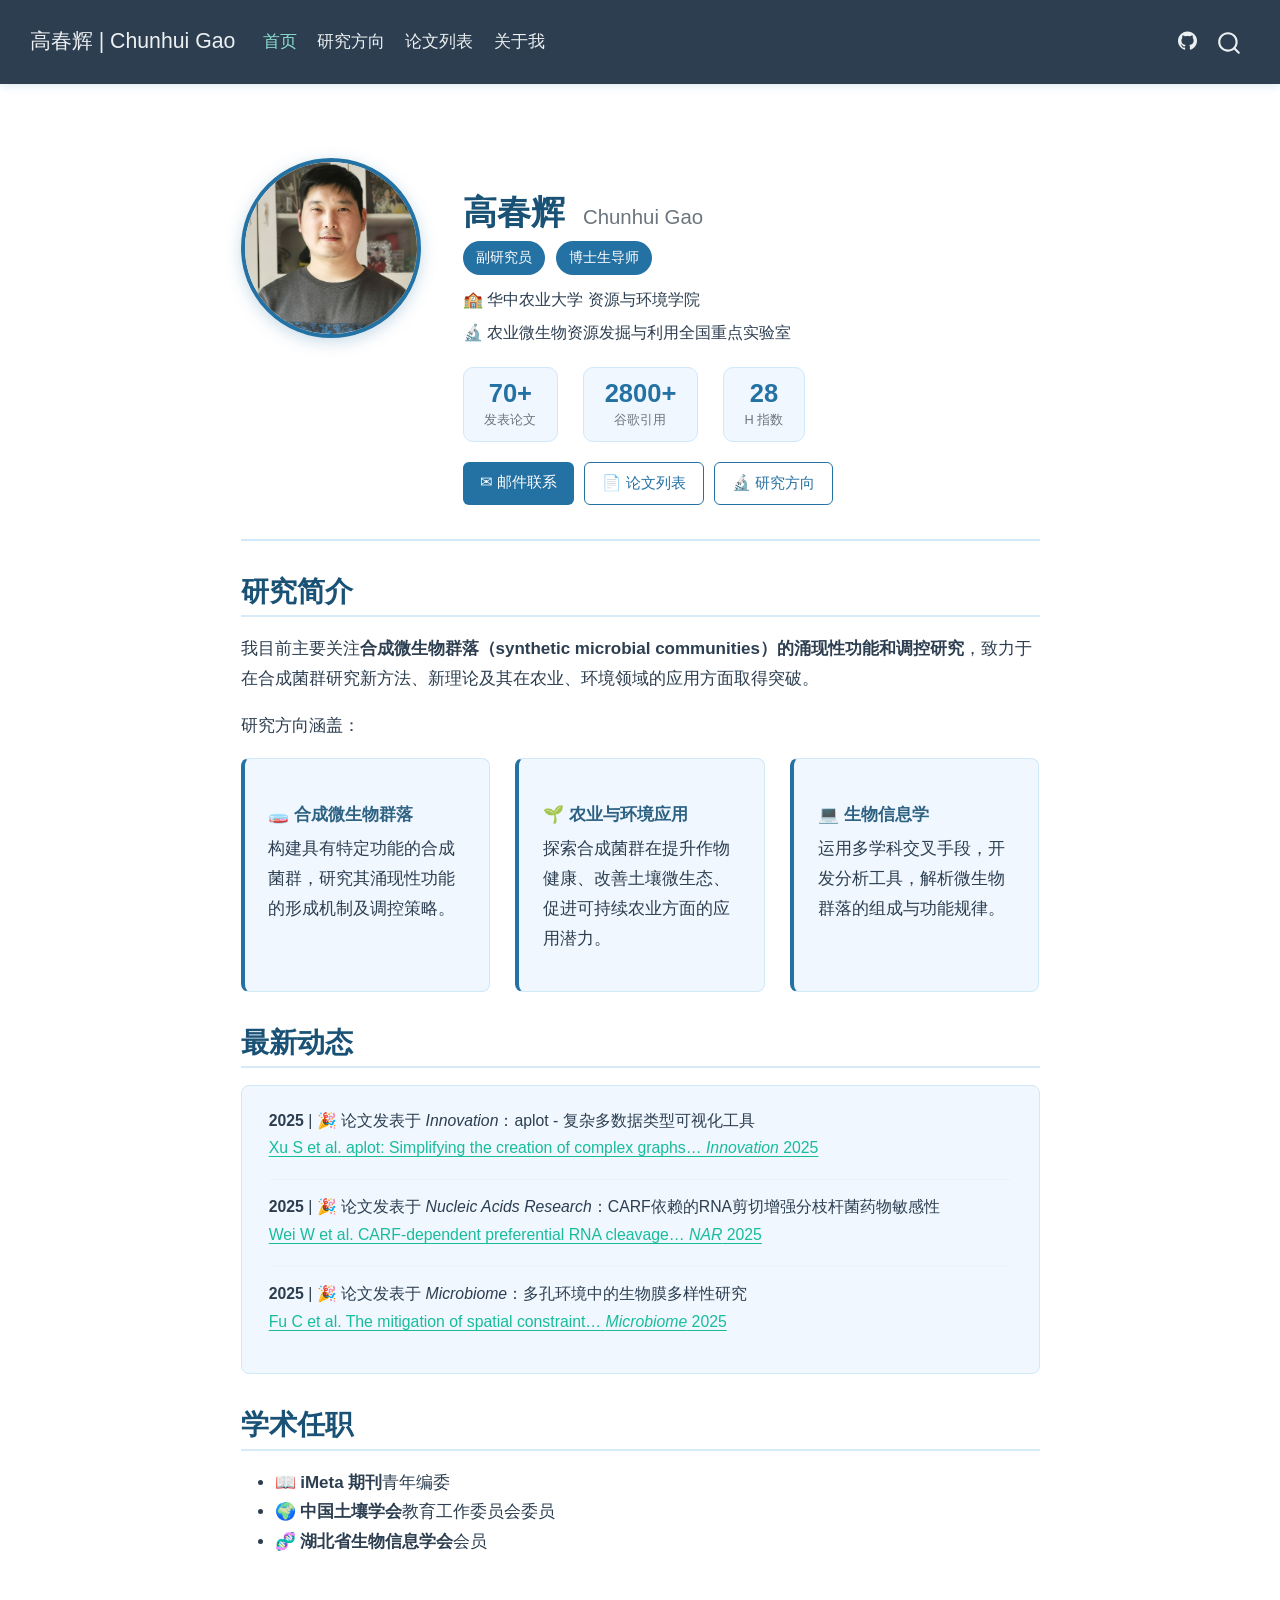
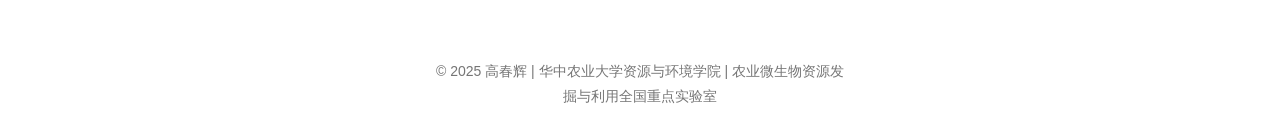
<file: index.html>
<!DOCTYPE html>
<html xmlns="http://www.w3.org/1999/xhtml" lang="en" xml:lang="en"><head>

<meta charset="utf-8">
<meta name="generator" content="quarto-1.5.57">

<meta name="viewport" content="width=device-width, initial-scale=1.0, user-scalable=yes">


<title>高春辉 | Chunhui Gao</title>
<style>
code{white-space: pre-wrap;}
span.smallcaps{font-variant: small-caps;}
div.columns{display: flex; gap: min(4vw, 1.5em);}
div.column{flex: auto; overflow-x: auto;}
div.hanging-indent{margin-left: 1.5em; text-indent: -1.5em;}
ul.task-list{list-style: none;}
ul.task-list li input[type="checkbox"] {
  width: 0.8em;
  margin: 0 0.8em 0.2em -1em; /* quarto-specific, see https://github.com/quarto-dev/quarto-cli/issues/4556 */ 
  vertical-align: middle;
}
</style>


<script src="site_libs/quarto-nav/quarto-nav.js"></script>
<script src="site_libs/quarto-nav/headroom.min.js"></script>
<script src="site_libs/clipboard/clipboard.min.js"></script>
<script src="site_libs/quarto-search/autocomplete.umd.js"></script>
<script src="site_libs/quarto-search/fuse.min.js"></script>
<script src="site_libs/quarto-search/quarto-search.js"></script>
<meta name="quarto:offset" content="./">
<script src="site_libs/quarto-html/quarto.js"></script>
<script src="site_libs/quarto-html/popper.min.js"></script>
<script src="site_libs/quarto-html/tippy.umd.min.js"></script>
<script src="site_libs/quarto-html/anchor.min.js"></script>
<link href="site_libs/quarto-html/tippy.css" rel="stylesheet">
<link href="site_libs/quarto-html/quarto-syntax-highlighting.css" rel="stylesheet" id="quarto-text-highlighting-styles">
<script src="site_libs/bootstrap/bootstrap.min.js"></script>
<link href="site_libs/bootstrap/bootstrap-icons.css" rel="stylesheet">
<link href="site_libs/bootstrap/bootstrap.min.css" rel="stylesheet" id="quarto-bootstrap" data-mode="light">
<script id="quarto-search-options" type="application/json">{
  "location": "navbar",
  "copy-button": false,
  "collapse-after": 3,
  "panel-placement": "end",
  "type": "overlay",
  "limit": 50,
  "keyboard-shortcut": [
    "f",
    "/",
    "s"
  ],
  "show-item-context": false,
  "language": {
    "search-no-results-text": "No results",
    "search-matching-documents-text": "matching documents",
    "search-copy-link-title": "Copy link to search",
    "search-hide-matches-text": "Hide additional matches",
    "search-more-match-text": "more match in this document",
    "search-more-matches-text": "more matches in this document",
    "search-clear-button-title": "Clear",
    "search-text-placeholder": "",
    "search-detached-cancel-button-title": "Cancel",
    "search-submit-button-title": "Submit",
    "search-label": "Search"
  }
}</script>
<style>html{ scroll-behavior: smooth; }</style>


<link rel="stylesheet" href="styles.css">
</head>

<body class="nav-fixed fullcontent">

<div id="quarto-search-results"></div>
  <header id="quarto-header" class="headroom fixed-top">
    <nav class="navbar navbar-expand-lg " data-bs-theme="dark">
      <div class="navbar-container container-fluid">
      <div class="navbar-brand-container mx-auto">
    <a class="navbar-brand" href="./index.html">
    <span class="navbar-title">高春辉 | Chunhui Gao</span>
    </a>
  </div>
            <div id="quarto-search" class="" title="Search"></div>
          <button class="navbar-toggler" type="button" data-bs-toggle="collapse" data-bs-target="#navbarCollapse" aria-controls="navbarCollapse" role="menu" aria-expanded="false" aria-label="Toggle navigation" onclick="if (window.quartoToggleHeadroom) { window.quartoToggleHeadroom(); }">
  <span class="navbar-toggler-icon"></span>
</button>
          <div class="collapse navbar-collapse" id="navbarCollapse">
            <ul class="navbar-nav navbar-nav-scroll me-auto">
  <li class="nav-item">
    <a class="nav-link active" href="./index.html" aria-current="page"> 
<span class="menu-text">首页</span></a>
  </li>  
  <li class="nav-item">
    <a class="nav-link" href="./research.html"> 
<span class="menu-text">研究方向</span></a>
  </li>  
  <li class="nav-item">
    <a class="nav-link" href="./publications.html"> 
<span class="menu-text">论文列表</span></a>
  </li>  
  <li class="nav-item">
    <a class="nav-link" href="./about.html"> 
<span class="menu-text">关于我</span></a>
  </li>  
</ul>
            <ul class="navbar-nav navbar-nav-scroll ms-auto">
  <li class="nav-item compact">
    <a class="nav-link" href="https://github.com"> <i class="bi bi-github" role="img" aria-label="GitHub">
</i> 
<span class="menu-text"></span></a>
  </li>  
</ul>
          </div> <!-- /navcollapse -->
            <div class="quarto-navbar-tools">
</div>
      </div> <!-- /container-fluid -->
    </nav>
</header>
<!-- content -->
<div id="quarto-content" class="quarto-container page-columns page-rows-contents page-layout-article page-navbar">
<!-- sidebar -->
<!-- margin-sidebar -->
    
<!-- main -->
<main class="content" id="quarto-document-content">




<!-- 个人简介头部区域 -->
<div class="profile-header">
  <div class="profile-photo-wrapper">
    <img src="images/gaoch-medium.jpg" alt="高春辉" class="profile-photo">
  </div>
  <div class="profile-info">
    <h1 class="profile-name">高春辉 <span class="name-en">Chunhui Gao</span></h1>
    <p class="profile-title">
      <span class="badge-custom">副研究员</span>
      <span class="badge-custom">博士生导师</span>
    </p>
    <p class="profile-affil">
      🏫 华中农业大学 资源与环境学院
    </p>
    <p class="profile-affil">
      🔬 农业微生物资源发掘与利用全国重点实验室
    </p>
    <div class="profile-stats">
      <div class="stat-item">
        <span class="stat-number">70+</span>
        <span class="stat-label">发表论文</span>
      </div>
      <div class="stat-item">
        <span class="stat-number">2800+</span>
        <span class="stat-label">谷歌引用</span>
      </div>
      <div class="stat-item">
        <span class="stat-number">28</span>
        <span class="stat-label">H 指数</span>
      </div>
    </div>
    <div class="profile-links">
      <a href="mailto:gaochunhui@hzau.edu.cn" class="btn-profile">
        ✉ 邮件联系
      </a>
      <a href="./publications.html" class="btn-profile btn-secondary-profile">
        📄 论文列表
      </a>
      <a href="./research.html" class="btn-profile btn-secondary-profile">
        🔬 研究方向
      </a>
    </div>
  </div>
</div>
<section id="研究简介" class="level2">
<h2 class="anchored" data-anchor-id="研究简介">研究简介</h2>
<p>我目前主要关注<strong>合成微生物群落（synthetic microbial communities）的涌现性功能和调控研究</strong>，致力于在合成菌群研究新方法、新理论及其在农业、环境领域的应用方面取得突破。</p>
<p>研究方向涵盖：</p>
<div class="grid">
<div class="g-col-12 g-col-md-4">
<section id="合成微生物群落" class="level3 research-card">
<h3 class="anchored" data-anchor-id="合成微生物群落">🧫 合成微生物群落</h3>
<p>构建具有特定功能的合成菌群，研究其涌现性功能的形成机制及调控策略。</p>
</section>
</div>
<div class="g-col-12 g-col-md-4">
<section id="农业与环境应用" class="level3 research-card">
<h3 class="anchored" data-anchor-id="农业与环境应用">🌱 农业与环境应用</h3>
<p>探索合成菌群在提升作物健康、改善土壤微生态、促进可持续农业方面的应用潜力。</p>
</section>
</div>
<div class="g-col-12 g-col-md-4">
<section id="生物信息学" class="level3 research-card">
<h3 class="anchored" data-anchor-id="生物信息学">💻 生物信息学</h3>
<p>运用多学科交叉手段，开发分析工具，解析微生物群落的组成与功能规律。</p>
</section>
</div>
</div>
</section>
<section id="最新动态" class="level2">
<h2 class="anchored" data-anchor-id="最新动态">最新动态</h2>
<div class="news-section">
<p><strong>2025</strong> | 🎉 论文发表于 <em>Innovation</em>：aplot - 复杂多数据类型可视化工具<br>
<a href="https://doi.org/10.1016/j.xinn.2025.100958">Xu S et al.&nbsp;aplot: Simplifying the creation of complex graphs… <em>Innovation</em> 2025</a></p>
<hr>
<p><strong>2025</strong> | 🎉 论文发表于 <em>Nucleic Acids Research</em>：CARF依赖的RNA剪切增强分枝杆菌药物敏感性<br>
<a href="https://doi.org/10.1093/nar/gkaf622">Wei W et al.&nbsp;CARF-dependent preferential RNA cleavage… <em>NAR</em> 2025</a></p>
<hr>
<p><strong>2025</strong> | 🎉 论文发表于 <em>Microbiome</em>：多孔环境中的生物膜多样性研究<br>
<a href="https://doi.org/10.1186/s40168-025-02075-0">Fu C et al.&nbsp;The mitigation of spatial constraint… <em>Microbiome</em> 2025</a></p>
</div>
</section>
<section id="学术任职" class="level2">
<h2 class="anchored" data-anchor-id="学术任职">学术任职</h2>
<ul>
<li>📖 <strong>iMeta 期刊</strong>青年编委<br>
</li>
<li>🌍 <strong>中国土壤学会</strong>教育工作委员会委员<br>
</li>
<li>🧬 <strong>湖北省生物信息学会</strong>会员</li>
</ul>


</section>

</main> <!-- /main -->
<script id="quarto-html-after-body" type="application/javascript">
window.document.addEventListener("DOMContentLoaded", function (event) {
  const toggleBodyColorMode = (bsSheetEl) => {
    const mode = bsSheetEl.getAttribute("data-mode");
    const bodyEl = window.document.querySelector("body");
    if (mode === "dark") {
      bodyEl.classList.add("quarto-dark");
      bodyEl.classList.remove("quarto-light");
    } else {
      bodyEl.classList.add("quarto-light");
      bodyEl.classList.remove("quarto-dark");
    }
  }
  const toggleBodyColorPrimary = () => {
    const bsSheetEl = window.document.querySelector("link#quarto-bootstrap");
    if (bsSheetEl) {
      toggleBodyColorMode(bsSheetEl);
    }
  }
  toggleBodyColorPrimary();  
  const icon = "";
  const anchorJS = new window.AnchorJS();
  anchorJS.options = {
    placement: 'right',
    icon: icon
  };
  anchorJS.add('.anchored');
  const isCodeAnnotation = (el) => {
    for (const clz of el.classList) {
      if (clz.startsWith('code-annotation-')) {                     
        return true;
      }
    }
    return false;
  }
  const onCopySuccess = function(e) {
    // button target
    const button = e.trigger;
    // don't keep focus
    button.blur();
    // flash "checked"
    button.classList.add('code-copy-button-checked');
    var currentTitle = button.getAttribute("title");
    button.setAttribute("title", "Copied!");
    let tooltip;
    if (window.bootstrap) {
      button.setAttribute("data-bs-toggle", "tooltip");
      button.setAttribute("data-bs-placement", "left");
      button.setAttribute("data-bs-title", "Copied!");
      tooltip = new bootstrap.Tooltip(button, 
        { trigger: "manual", 
          customClass: "code-copy-button-tooltip",
          offset: [0, -8]});
      tooltip.show();    
    }
    setTimeout(function() {
      if (tooltip) {
        tooltip.hide();
        button.removeAttribute("data-bs-title");
        button.removeAttribute("data-bs-toggle");
        button.removeAttribute("data-bs-placement");
      }
      button.setAttribute("title", currentTitle);
      button.classList.remove('code-copy-button-checked');
    }, 1000);
    // clear code selection
    e.clearSelection();
  }
  const getTextToCopy = function(trigger) {
      const codeEl = trigger.previousElementSibling.cloneNode(true);
      for (const childEl of codeEl.children) {
        if (isCodeAnnotation(childEl)) {
          childEl.remove();
        }
      }
      return codeEl.innerText;
  }
  const clipboard = new window.ClipboardJS('.code-copy-button:not([data-in-quarto-modal])', {
    text: getTextToCopy
  });
  clipboard.on('success', onCopySuccess);
  if (window.document.getElementById('quarto-embedded-source-code-modal')) {
    // For code content inside modals, clipBoardJS needs to be initialized with a container option
    // TODO: Check when it could be a function (https://github.com/zenorocha/clipboard.js/issues/860)
    const clipboardModal = new window.ClipboardJS('.code-copy-button[data-in-quarto-modal]', {
      text: getTextToCopy,
      container: window.document.getElementById('quarto-embedded-source-code-modal')
    });
    clipboardModal.on('success', onCopySuccess);
  }
    var localhostRegex = new RegExp(/^(?:http|https):\/\/localhost\:?[0-9]*\//);
    var mailtoRegex = new RegExp(/^mailto:/);
      var filterRegex = new RegExp('/' + window.location.host + '/');
    var isInternal = (href) => {
        return filterRegex.test(href) || localhostRegex.test(href) || mailtoRegex.test(href);
    }
    // Inspect non-navigation links and adorn them if external
 	var links = window.document.querySelectorAll('a[href]:not(.nav-link):not(.navbar-brand):not(.toc-action):not(.sidebar-link):not(.sidebar-item-toggle):not(.pagination-link):not(.no-external):not([aria-hidden]):not(.dropdown-item):not(.quarto-navigation-tool):not(.about-link)');
    for (var i=0; i<links.length; i++) {
      const link = links[i];
      if (!isInternal(link.href)) {
        // undo the damage that might have been done by quarto-nav.js in the case of
        // links that we want to consider external
        if (link.dataset.originalHref !== undefined) {
          link.href = link.dataset.originalHref;
        }
      }
    }
  function tippyHover(el, contentFn, onTriggerFn, onUntriggerFn) {
    const config = {
      allowHTML: true,
      maxWidth: 500,
      delay: 100,
      arrow: false,
      appendTo: function(el) {
          return el.parentElement;
      },
      interactive: true,
      interactiveBorder: 10,
      theme: 'quarto',
      placement: 'bottom-start',
    };
    if (contentFn) {
      config.content = contentFn;
    }
    if (onTriggerFn) {
      config.onTrigger = onTriggerFn;
    }
    if (onUntriggerFn) {
      config.onUntrigger = onUntriggerFn;
    }
    window.tippy(el, config); 
  }
  const noterefs = window.document.querySelectorAll('a[role="doc-noteref"]');
  for (var i=0; i<noterefs.length; i++) {
    const ref = noterefs[i];
    tippyHover(ref, function() {
      // use id or data attribute instead here
      let href = ref.getAttribute('data-footnote-href') || ref.getAttribute('href');
      try { href = new URL(href).hash; } catch {}
      const id = href.replace(/^#\/?/, "");
      const note = window.document.getElementById(id);
      if (note) {
        return note.innerHTML;
      } else {
        return "";
      }
    });
  }
  const xrefs = window.document.querySelectorAll('a.quarto-xref');
  const processXRef = (id, note) => {
    // Strip column container classes
    const stripColumnClz = (el) => {
      el.classList.remove("page-full", "page-columns");
      if (el.children) {
        for (const child of el.children) {
          stripColumnClz(child);
        }
      }
    }
    stripColumnClz(note)
    if (id === null || id.startsWith('sec-')) {
      // Special case sections, only their first couple elements
      const container = document.createElement("div");
      if (note.children && note.children.length > 2) {
        container.appendChild(note.children[0].cloneNode(true));
        for (let i = 1; i < note.children.length; i++) {
          const child = note.children[i];
          if (child.tagName === "P" && child.innerText === "") {
            continue;
          } else {
            container.appendChild(child.cloneNode(true));
            break;
          }
        }
        if (window.Quarto?.typesetMath) {
          window.Quarto.typesetMath(container);
        }
        return container.innerHTML
      } else {
        if (window.Quarto?.typesetMath) {
          window.Quarto.typesetMath(note);
        }
        return note.innerHTML;
      }
    } else {
      // Remove any anchor links if they are present
      const anchorLink = note.querySelector('a.anchorjs-link');
      if (anchorLink) {
        anchorLink.remove();
      }
      if (window.Quarto?.typesetMath) {
        window.Quarto.typesetMath(note);
      }
      // TODO in 1.5, we should make sure this works without a callout special case
      if (note.classList.contains("callout")) {
        return note.outerHTML;
      } else {
        return note.innerHTML;
      }
    }
  }
  for (var i=0; i<xrefs.length; i++) {
    const xref = xrefs[i];
    tippyHover(xref, undefined, function(instance) {
      instance.disable();
      let url = xref.getAttribute('href');
      let hash = undefined; 
      if (url.startsWith('#')) {
        hash = url;
      } else {
        try { hash = new URL(url).hash; } catch {}
      }
      if (hash) {
        const id = hash.replace(/^#\/?/, "");
        const note = window.document.getElementById(id);
        if (note !== null) {
          try {
            const html = processXRef(id, note.cloneNode(true));
            instance.setContent(html);
          } finally {
            instance.enable();
            instance.show();
          }
        } else {
          // See if we can fetch this
          fetch(url.split('#')[0])
          .then(res => res.text())
          .then(html => {
            const parser = new DOMParser();
            const htmlDoc = parser.parseFromString(html, "text/html");
            const note = htmlDoc.getElementById(id);
            if (note !== null) {
              const html = processXRef(id, note);
              instance.setContent(html);
            } 
          }).finally(() => {
            instance.enable();
            instance.show();
          });
        }
      } else {
        // See if we can fetch a full url (with no hash to target)
        // This is a special case and we should probably do some content thinning / targeting
        fetch(url)
        .then(res => res.text())
        .then(html => {
          const parser = new DOMParser();
          const htmlDoc = parser.parseFromString(html, "text/html");
          const note = htmlDoc.querySelector('main.content');
          if (note !== null) {
            // This should only happen for chapter cross references
            // (since there is no id in the URL)
            // remove the first header
            if (note.children.length > 0 && note.children[0].tagName === "HEADER") {
              note.children[0].remove();
            }
            const html = processXRef(null, note);
            instance.setContent(html);
          } 
        }).finally(() => {
          instance.enable();
          instance.show();
        });
      }
    }, function(instance) {
    });
  }
      let selectedAnnoteEl;
      const selectorForAnnotation = ( cell, annotation) => {
        let cellAttr = 'data-code-cell="' + cell + '"';
        let lineAttr = 'data-code-annotation="' +  annotation + '"';
        const selector = 'span[' + cellAttr + '][' + lineAttr + ']';
        return selector;
      }
      const selectCodeLines = (annoteEl) => {
        const doc = window.document;
        const targetCell = annoteEl.getAttribute("data-target-cell");
        const targetAnnotation = annoteEl.getAttribute("data-target-annotation");
        const annoteSpan = window.document.querySelector(selectorForAnnotation(targetCell, targetAnnotation));
        const lines = annoteSpan.getAttribute("data-code-lines").split(",");
        const lineIds = lines.map((line) => {
          return targetCell + "-" + line;
        })
        let top = null;
        let height = null;
        let parent = null;
        if (lineIds.length > 0) {
            //compute the position of the single el (top and bottom and make a div)
            const el = window.document.getElementById(lineIds[0]);
            top = el.offsetTop;
            height = el.offsetHeight;
            parent = el.parentElement.parentElement;
          if (lineIds.length > 1) {
            const lastEl = window.document.getElementById(lineIds[lineIds.length - 1]);
            const bottom = lastEl.offsetTop + lastEl.offsetHeight;
            height = bottom - top;
          }
          if (top !== null && height !== null && parent !== null) {
            // cook up a div (if necessary) and position it 
            let div = window.document.getElementById("code-annotation-line-highlight");
            if (div === null) {
              div = window.document.createElement("div");
              div.setAttribute("id", "code-annotation-line-highlight");
              div.style.position = 'absolute';
              parent.appendChild(div);
            }
            div.style.top = top - 2 + "px";
            div.style.height = height + 4 + "px";
            div.style.left = 0;
            let gutterDiv = window.document.getElementById("code-annotation-line-highlight-gutter");
            if (gutterDiv === null) {
              gutterDiv = window.document.createElement("div");
              gutterDiv.setAttribute("id", "code-annotation-line-highlight-gutter");
              gutterDiv.style.position = 'absolute';
              const codeCell = window.document.getElementById(targetCell);
              const gutter = codeCell.querySelector('.code-annotation-gutter');
              gutter.appendChild(gutterDiv);
            }
            gutterDiv.style.top = top - 2 + "px";
            gutterDiv.style.height = height + 4 + "px";
          }
          selectedAnnoteEl = annoteEl;
        }
      };
      const unselectCodeLines = () => {
        const elementsIds = ["code-annotation-line-highlight", "code-annotation-line-highlight-gutter"];
        elementsIds.forEach((elId) => {
          const div = window.document.getElementById(elId);
          if (div) {
            div.remove();
          }
        });
        selectedAnnoteEl = undefined;
      };
        // Handle positioning of the toggle
    window.addEventListener(
      "resize",
      throttle(() => {
        elRect = undefined;
        if (selectedAnnoteEl) {
          selectCodeLines(selectedAnnoteEl);
        }
      }, 10)
    );
    function throttle(fn, ms) {
    let throttle = false;
    let timer;
      return (...args) => {
        if(!throttle) { // first call gets through
            fn.apply(this, args);
            throttle = true;
        } else { // all the others get throttled
            if(timer) clearTimeout(timer); // cancel #2
            timer = setTimeout(() => {
              fn.apply(this, args);
              timer = throttle = false;
            }, ms);
        }
      };
    }
      // Attach click handler to the DT
      const annoteDls = window.document.querySelectorAll('dt[data-target-cell]');
      for (const annoteDlNode of annoteDls) {
        annoteDlNode.addEventListener('click', (event) => {
          const clickedEl = event.target;
          if (clickedEl !== selectedAnnoteEl) {
            unselectCodeLines();
            const activeEl = window.document.querySelector('dt[data-target-cell].code-annotation-active');
            if (activeEl) {
              activeEl.classList.remove('code-annotation-active');
            }
            selectCodeLines(clickedEl);
            clickedEl.classList.add('code-annotation-active');
          } else {
            // Unselect the line
            unselectCodeLines();
            clickedEl.classList.remove('code-annotation-active');
          }
        });
      }
  const findCites = (el) => {
    const parentEl = el.parentElement;
    if (parentEl) {
      const cites = parentEl.dataset.cites;
      if (cites) {
        return {
          el,
          cites: cites.split(' ')
        };
      } else {
        return findCites(el.parentElement)
      }
    } else {
      return undefined;
    }
  };
  var bibliorefs = window.document.querySelectorAll('a[role="doc-biblioref"]');
  for (var i=0; i<bibliorefs.length; i++) {
    const ref = bibliorefs[i];
    const citeInfo = findCites(ref);
    if (citeInfo) {
      tippyHover(citeInfo.el, function() {
        var popup = window.document.createElement('div');
        citeInfo.cites.forEach(function(cite) {
          var citeDiv = window.document.createElement('div');
          citeDiv.classList.add('hanging-indent');
          citeDiv.classList.add('csl-entry');
          var biblioDiv = window.document.getElementById('ref-' + cite);
          if (biblioDiv) {
            citeDiv.innerHTML = biblioDiv.innerHTML;
          }
          popup.appendChild(citeDiv);
        });
        return popup.innerHTML;
      });
    }
  }
});
</script>
</div> <!-- /content -->
<footer class="footer">
  <div class="nav-footer">
    <div class="nav-footer-left">
      &nbsp;
    </div>   
    <div class="nav-footer-center">
<p>© 2025 高春辉 | 华中农业大学资源与环境学院 | 农业微生物资源发掘与利用全国重点实验室</p>
</div>
    <div class="nav-footer-right">
      &nbsp;
    </div>
  </div>
</footer>




<script src="site_libs/quarto-html/zenscroll-min.js"></script>
</body></html>
</file>
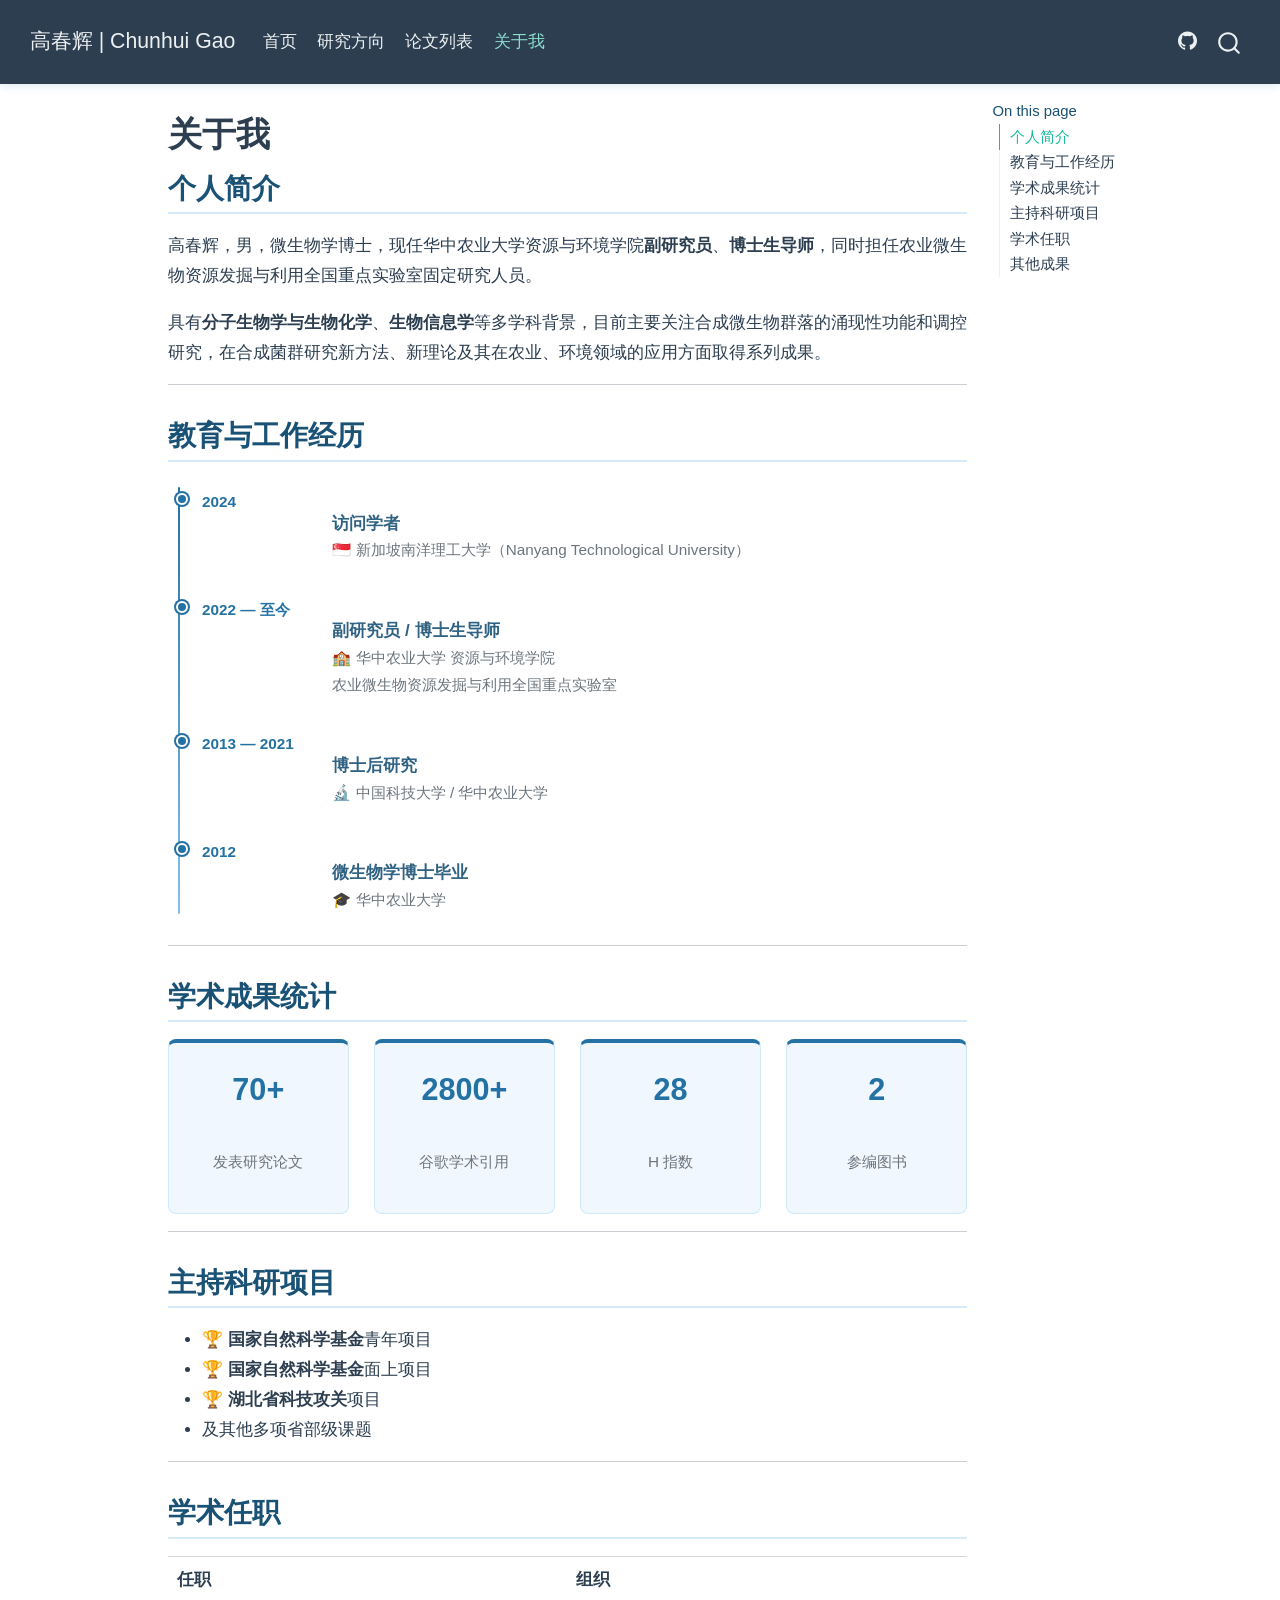
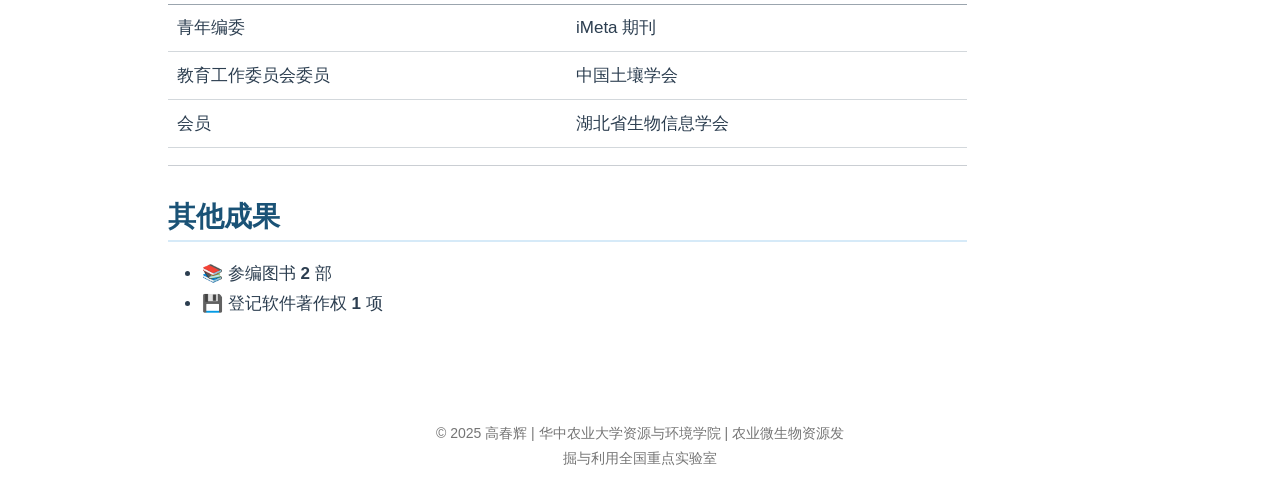
<file: about.html>
<!DOCTYPE html>
<html xmlns="http://www.w3.org/1999/xhtml" lang="en" xml:lang="en"><head>

<meta charset="utf-8">
<meta name="generator" content="quarto-1.5.57">

<meta name="viewport" content="width=device-width, initial-scale=1.0, user-scalable=yes">


<title>关于我 – 高春辉 | Chunhui Gao</title>
<style>
code{white-space: pre-wrap;}
span.smallcaps{font-variant: small-caps;}
div.columns{display: flex; gap: min(4vw, 1.5em);}
div.column{flex: auto; overflow-x: auto;}
div.hanging-indent{margin-left: 1.5em; text-indent: -1.5em;}
ul.task-list{list-style: none;}
ul.task-list li input[type="checkbox"] {
  width: 0.8em;
  margin: 0 0.8em 0.2em -1em; /* quarto-specific, see https://github.com/quarto-dev/quarto-cli/issues/4556 */ 
  vertical-align: middle;
}
</style>


<script src="site_libs/quarto-nav/quarto-nav.js"></script>
<script src="site_libs/quarto-nav/headroom.min.js"></script>
<script src="site_libs/clipboard/clipboard.min.js"></script>
<script src="site_libs/quarto-search/autocomplete.umd.js"></script>
<script src="site_libs/quarto-search/fuse.min.js"></script>
<script src="site_libs/quarto-search/quarto-search.js"></script>
<meta name="quarto:offset" content="./">
<script src="site_libs/quarto-html/quarto.js"></script>
<script src="site_libs/quarto-html/popper.min.js"></script>
<script src="site_libs/quarto-html/tippy.umd.min.js"></script>
<script src="site_libs/quarto-html/anchor.min.js"></script>
<link href="site_libs/quarto-html/tippy.css" rel="stylesheet">
<link href="site_libs/quarto-html/quarto-syntax-highlighting.css" rel="stylesheet" id="quarto-text-highlighting-styles">
<script src="site_libs/bootstrap/bootstrap.min.js"></script>
<link href="site_libs/bootstrap/bootstrap-icons.css" rel="stylesheet">
<link href="site_libs/bootstrap/bootstrap.min.css" rel="stylesheet" id="quarto-bootstrap" data-mode="light">
<script id="quarto-search-options" type="application/json">{
  "location": "navbar",
  "copy-button": false,
  "collapse-after": 3,
  "panel-placement": "end",
  "type": "overlay",
  "limit": 50,
  "keyboard-shortcut": [
    "f",
    "/",
    "s"
  ],
  "show-item-context": false,
  "language": {
    "search-no-results-text": "No results",
    "search-matching-documents-text": "matching documents",
    "search-copy-link-title": "Copy link to search",
    "search-hide-matches-text": "Hide additional matches",
    "search-more-match-text": "more match in this document",
    "search-more-matches-text": "more matches in this document",
    "search-clear-button-title": "Clear",
    "search-text-placeholder": "",
    "search-detached-cancel-button-title": "Cancel",
    "search-submit-button-title": "Submit",
    "search-label": "Search"
  }
}</script>
<style>html{ scroll-behavior: smooth; }</style>


<link rel="stylesheet" href="styles.css">
</head>

<body class="nav-fixed">

<div id="quarto-search-results"></div>
  <header id="quarto-header" class="headroom fixed-top">
    <nav class="navbar navbar-expand-lg " data-bs-theme="dark">
      <div class="navbar-container container-fluid">
      <div class="navbar-brand-container mx-auto">
    <a class="navbar-brand" href="./index.html">
    <span class="navbar-title">高春辉 | Chunhui Gao</span>
    </a>
  </div>
            <div id="quarto-search" class="" title="Search"></div>
          <button class="navbar-toggler" type="button" data-bs-toggle="collapse" data-bs-target="#navbarCollapse" aria-controls="navbarCollapse" role="menu" aria-expanded="false" aria-label="Toggle navigation" onclick="if (window.quartoToggleHeadroom) { window.quartoToggleHeadroom(); }">
  <span class="navbar-toggler-icon"></span>
</button>
          <div class="collapse navbar-collapse" id="navbarCollapse">
            <ul class="navbar-nav navbar-nav-scroll me-auto">
  <li class="nav-item">
    <a class="nav-link" href="./index.html"> 
<span class="menu-text">首页</span></a>
  </li>  
  <li class="nav-item">
    <a class="nav-link" href="./research.html"> 
<span class="menu-text">研究方向</span></a>
  </li>  
  <li class="nav-item">
    <a class="nav-link" href="./publications.html"> 
<span class="menu-text">论文列表</span></a>
  </li>  
  <li class="nav-item">
    <a class="nav-link active" href="./about.html" aria-current="page"> 
<span class="menu-text">关于我</span></a>
  </li>  
</ul>
            <ul class="navbar-nav navbar-nav-scroll ms-auto">
  <li class="nav-item compact">
    <a class="nav-link" href="https://github.com"> <i class="bi bi-github" role="img" aria-label="GitHub">
</i> 
<span class="menu-text"></span></a>
  </li>  
</ul>
          </div> <!-- /navcollapse -->
            <div class="quarto-navbar-tools">
</div>
      </div> <!-- /container-fluid -->
    </nav>
</header>
<!-- content -->
<div id="quarto-content" class="quarto-container page-columns page-rows-contents page-layout-article page-navbar">
<!-- sidebar -->
<!-- margin-sidebar -->
    <div id="quarto-margin-sidebar" class="sidebar margin-sidebar">
        <nav id="TOC" role="doc-toc" class="toc-active">
    <h2 id="toc-title">On this page</h2>
   
  <ul>
  <li><a href="#个人简介" id="toc-个人简介" class="nav-link active" data-scroll-target="#个人简介">个人简介</a></li>
  <li><a href="#教育与工作经历" id="toc-教育与工作经历" class="nav-link" data-scroll-target="#教育与工作经历">教育与工作经历</a></li>
  <li><a href="#学术成果统计" id="toc-学术成果统计" class="nav-link" data-scroll-target="#学术成果统计">学术成果统计</a></li>
  <li><a href="#主持科研项目" id="toc-主持科研项目" class="nav-link" data-scroll-target="#主持科研项目">主持科研项目</a></li>
  <li><a href="#学术任职" id="toc-学术任职" class="nav-link" data-scroll-target="#学术任职">学术任职</a></li>
  <li><a href="#其他成果" id="toc-其他成果" class="nav-link" data-scroll-target="#其他成果">其他成果</a></li>
  </ul>
</nav>
    </div>
<!-- main -->
<main class="content" id="quarto-document-content">

<header id="title-block-header" class="quarto-title-block default">
<div class="quarto-title">
<h1 class="title">关于我</h1>
</div>



<div class="quarto-title-meta">

    
  
    
  </div>
  


</header>


<section id="个人简介" class="level2">
<h2 class="anchored" data-anchor-id="个人简介">个人简介</h2>
<p>高春辉，男，微生物学博士，现任华中农业大学资源与环境学院<strong>副研究员</strong>、<strong>博士生导师</strong>，同时担任农业微生物资源发掘与利用全国重点实验室固定研究人员。</p>
<p>具有<strong>分子生物学与生物化学</strong>、<strong>生物信息学</strong>等多学科背景，目前主要关注合成微生物群落的涌现性功能和调控研究，在合成菌群研究新方法、新理论及其在农业、环境领域的应用方面取得系列成果。</p>
<hr>
</section>
<section id="教育与工作经历" class="level2">
<h2 class="anchored" data-anchor-id="教育与工作经历">教育与工作经历</h2>
<div class="timeline">

  <div class="timeline-item">
    <div class="timeline-date">2024</div>
    <div class="timeline-content">
      <h4 class="anchored">访问学者</h4>
      <p>🇸🇬 新加坡南洋理工大学（Nanyang Technological University）</p>
    </div>
  </div>

  <div class="timeline-item">
    <div class="timeline-date">2022 — 至今</div>
    <div class="timeline-content">
      <h4 class="anchored">副研究员 / 博士生导师</h4>
      <p>🏫 华中农业大学 资源与环境学院<br>
         农业微生物资源发掘与利用全国重点实验室</p>
    </div>
  </div>

  <div class="timeline-item">
    <div class="timeline-date">2013 — 2021</div>
    <div class="timeline-content">
      <h4 class="anchored">博士后研究</h4>
      <p>🔬 中国科技大学 / 华中农业大学</p>
    </div>
  </div>

  <div class="timeline-item">
    <div class="timeline-date">2012</div>
    <div class="timeline-content">
      <h4 class="anchored">微生物学博士毕业</h4>
      <p>🎓 华中农业大学</p>
    </div>
  </div>

</div>
<hr>
</section>
<section id="学术成果统计" class="level2">
<h2 class="anchored" data-anchor-id="学术成果统计">学术成果统计</h2>
<div class="grid">
<div class="g-col-6 g-col-md-3">
<div class="stat-card">
<p><strong>70+</strong><br>
发表研究论文</p>
</div>
</div>
<div class="g-col-6 g-col-md-3">
<div class="stat-card">
<p><strong>2800+</strong><br>
谷歌学术引用</p>
</div>
</div>
<div class="g-col-6 g-col-md-3">
<div class="stat-card">
<p><strong>28</strong><br>
H 指数</p>
</div>
</div>
<div class="g-col-6 g-col-md-3">
<div class="stat-card">
<p><strong>2</strong><br>
参编图书</p>
</div>
</div>
</div>
<hr>
</section>
<section id="主持科研项目" class="level2">
<h2 class="anchored" data-anchor-id="主持科研项目">主持科研项目</h2>
<ul>
<li>🏆 <strong>国家自然科学基金</strong>青年项目</li>
<li>🏆 <strong>国家自然科学基金</strong>面上项目<br>
</li>
<li>🏆 <strong>湖北省科技攻关</strong>项目<br>
</li>
<li>及其他多项省部级课题</li>
</ul>
<hr>
</section>
<section id="学术任职" class="level2">
<h2 class="anchored" data-anchor-id="学术任职">学术任职</h2>
<table class="caption-top table">
<thead>
<tr class="header">
<th>任职</th>
<th>组织</th>
</tr>
</thead>
<tbody>
<tr class="odd">
<td>青年编委</td>
<td>iMeta 期刊</td>
</tr>
<tr class="even">
<td>教育工作委员会委员</td>
<td>中国土壤学会</td>
</tr>
<tr class="odd">
<td>会员</td>
<td>湖北省生物信息学会</td>
</tr>
</tbody>
</table>
<hr>
</section>
<section id="其他成果" class="level2">
<h2 class="anchored" data-anchor-id="其他成果">其他成果</h2>
<ul>
<li>📚 参编图书 <strong>2</strong> 部<br>
</li>
<li>💾 登记软件著作权 <strong>1</strong> 项</li>
</ul>


</section>

</main> <!-- /main -->
<script id="quarto-html-after-body" type="application/javascript">
window.document.addEventListener("DOMContentLoaded", function (event) {
  const toggleBodyColorMode = (bsSheetEl) => {
    const mode = bsSheetEl.getAttribute("data-mode");
    const bodyEl = window.document.querySelector("body");
    if (mode === "dark") {
      bodyEl.classList.add("quarto-dark");
      bodyEl.classList.remove("quarto-light");
    } else {
      bodyEl.classList.add("quarto-light");
      bodyEl.classList.remove("quarto-dark");
    }
  }
  const toggleBodyColorPrimary = () => {
    const bsSheetEl = window.document.querySelector("link#quarto-bootstrap");
    if (bsSheetEl) {
      toggleBodyColorMode(bsSheetEl);
    }
  }
  toggleBodyColorPrimary();  
  const icon = "";
  const anchorJS = new window.AnchorJS();
  anchorJS.options = {
    placement: 'right',
    icon: icon
  };
  anchorJS.add('.anchored');
  const isCodeAnnotation = (el) => {
    for (const clz of el.classList) {
      if (clz.startsWith('code-annotation-')) {                     
        return true;
      }
    }
    return false;
  }
  const onCopySuccess = function(e) {
    // button target
    const button = e.trigger;
    // don't keep focus
    button.blur();
    // flash "checked"
    button.classList.add('code-copy-button-checked');
    var currentTitle = button.getAttribute("title");
    button.setAttribute("title", "Copied!");
    let tooltip;
    if (window.bootstrap) {
      button.setAttribute("data-bs-toggle", "tooltip");
      button.setAttribute("data-bs-placement", "left");
      button.setAttribute("data-bs-title", "Copied!");
      tooltip = new bootstrap.Tooltip(button, 
        { trigger: "manual", 
          customClass: "code-copy-button-tooltip",
          offset: [0, -8]});
      tooltip.show();    
    }
    setTimeout(function() {
      if (tooltip) {
        tooltip.hide();
        button.removeAttribute("data-bs-title");
        button.removeAttribute("data-bs-toggle");
        button.removeAttribute("data-bs-placement");
      }
      button.setAttribute("title", currentTitle);
      button.classList.remove('code-copy-button-checked');
    }, 1000);
    // clear code selection
    e.clearSelection();
  }
  const getTextToCopy = function(trigger) {
      const codeEl = trigger.previousElementSibling.cloneNode(true);
      for (const childEl of codeEl.children) {
        if (isCodeAnnotation(childEl)) {
          childEl.remove();
        }
      }
      return codeEl.innerText;
  }
  const clipboard = new window.ClipboardJS('.code-copy-button:not([data-in-quarto-modal])', {
    text: getTextToCopy
  });
  clipboard.on('success', onCopySuccess);
  if (window.document.getElementById('quarto-embedded-source-code-modal')) {
    // For code content inside modals, clipBoardJS needs to be initialized with a container option
    // TODO: Check when it could be a function (https://github.com/zenorocha/clipboard.js/issues/860)
    const clipboardModal = new window.ClipboardJS('.code-copy-button[data-in-quarto-modal]', {
      text: getTextToCopy,
      container: window.document.getElementById('quarto-embedded-source-code-modal')
    });
    clipboardModal.on('success', onCopySuccess);
  }
    var localhostRegex = new RegExp(/^(?:http|https):\/\/localhost\:?[0-9]*\//);
    var mailtoRegex = new RegExp(/^mailto:/);
      var filterRegex = new RegExp('/' + window.location.host + '/');
    var isInternal = (href) => {
        return filterRegex.test(href) || localhostRegex.test(href) || mailtoRegex.test(href);
    }
    // Inspect non-navigation links and adorn them if external
 	var links = window.document.querySelectorAll('a[href]:not(.nav-link):not(.navbar-brand):not(.toc-action):not(.sidebar-link):not(.sidebar-item-toggle):not(.pagination-link):not(.no-external):not([aria-hidden]):not(.dropdown-item):not(.quarto-navigation-tool):not(.about-link)');
    for (var i=0; i<links.length; i++) {
      const link = links[i];
      if (!isInternal(link.href)) {
        // undo the damage that might have been done by quarto-nav.js in the case of
        // links that we want to consider external
        if (link.dataset.originalHref !== undefined) {
          link.href = link.dataset.originalHref;
        }
      }
    }
  function tippyHover(el, contentFn, onTriggerFn, onUntriggerFn) {
    const config = {
      allowHTML: true,
      maxWidth: 500,
      delay: 100,
      arrow: false,
      appendTo: function(el) {
          return el.parentElement;
      },
      interactive: true,
      interactiveBorder: 10,
      theme: 'quarto',
      placement: 'bottom-start',
    };
    if (contentFn) {
      config.content = contentFn;
    }
    if (onTriggerFn) {
      config.onTrigger = onTriggerFn;
    }
    if (onUntriggerFn) {
      config.onUntrigger = onUntriggerFn;
    }
    window.tippy(el, config); 
  }
  const noterefs = window.document.querySelectorAll('a[role="doc-noteref"]');
  for (var i=0; i<noterefs.length; i++) {
    const ref = noterefs[i];
    tippyHover(ref, function() {
      // use id or data attribute instead here
      let href = ref.getAttribute('data-footnote-href') || ref.getAttribute('href');
      try { href = new URL(href).hash; } catch {}
      const id = href.replace(/^#\/?/, "");
      const note = window.document.getElementById(id);
      if (note) {
        return note.innerHTML;
      } else {
        return "";
      }
    });
  }
  const xrefs = window.document.querySelectorAll('a.quarto-xref');
  const processXRef = (id, note) => {
    // Strip column container classes
    const stripColumnClz = (el) => {
      el.classList.remove("page-full", "page-columns");
      if (el.children) {
        for (const child of el.children) {
          stripColumnClz(child);
        }
      }
    }
    stripColumnClz(note)
    if (id === null || id.startsWith('sec-')) {
      // Special case sections, only their first couple elements
      const container = document.createElement("div");
      if (note.children && note.children.length > 2) {
        container.appendChild(note.children[0].cloneNode(true));
        for (let i = 1; i < note.children.length; i++) {
          const child = note.children[i];
          if (child.tagName === "P" && child.innerText === "") {
            continue;
          } else {
            container.appendChild(child.cloneNode(true));
            break;
          }
        }
        if (window.Quarto?.typesetMath) {
          window.Quarto.typesetMath(container);
        }
        return container.innerHTML
      } else {
        if (window.Quarto?.typesetMath) {
          window.Quarto.typesetMath(note);
        }
        return note.innerHTML;
      }
    } else {
      // Remove any anchor links if they are present
      const anchorLink = note.querySelector('a.anchorjs-link');
      if (anchorLink) {
        anchorLink.remove();
      }
      if (window.Quarto?.typesetMath) {
        window.Quarto.typesetMath(note);
      }
      // TODO in 1.5, we should make sure this works without a callout special case
      if (note.classList.contains("callout")) {
        return note.outerHTML;
      } else {
        return note.innerHTML;
      }
    }
  }
  for (var i=0; i<xrefs.length; i++) {
    const xref = xrefs[i];
    tippyHover(xref, undefined, function(instance) {
      instance.disable();
      let url = xref.getAttribute('href');
      let hash = undefined; 
      if (url.startsWith('#')) {
        hash = url;
      } else {
        try { hash = new URL(url).hash; } catch {}
      }
      if (hash) {
        const id = hash.replace(/^#\/?/, "");
        const note = window.document.getElementById(id);
        if (note !== null) {
          try {
            const html = processXRef(id, note.cloneNode(true));
            instance.setContent(html);
          } finally {
            instance.enable();
            instance.show();
          }
        } else {
          // See if we can fetch this
          fetch(url.split('#')[0])
          .then(res => res.text())
          .then(html => {
            const parser = new DOMParser();
            const htmlDoc = parser.parseFromString(html, "text/html");
            const note = htmlDoc.getElementById(id);
            if (note !== null) {
              const html = processXRef(id, note);
              instance.setContent(html);
            } 
          }).finally(() => {
            instance.enable();
            instance.show();
          });
        }
      } else {
        // See if we can fetch a full url (with no hash to target)
        // This is a special case and we should probably do some content thinning / targeting
        fetch(url)
        .then(res => res.text())
        .then(html => {
          const parser = new DOMParser();
          const htmlDoc = parser.parseFromString(html, "text/html");
          const note = htmlDoc.querySelector('main.content');
          if (note !== null) {
            // This should only happen for chapter cross references
            // (since there is no id in the URL)
            // remove the first header
            if (note.children.length > 0 && note.children[0].tagName === "HEADER") {
              note.children[0].remove();
            }
            const html = processXRef(null, note);
            instance.setContent(html);
          } 
        }).finally(() => {
          instance.enable();
          instance.show();
        });
      }
    }, function(instance) {
    });
  }
      let selectedAnnoteEl;
      const selectorForAnnotation = ( cell, annotation) => {
        let cellAttr = 'data-code-cell="' + cell + '"';
        let lineAttr = 'data-code-annotation="' +  annotation + '"';
        const selector = 'span[' + cellAttr + '][' + lineAttr + ']';
        return selector;
      }
      const selectCodeLines = (annoteEl) => {
        const doc = window.document;
        const targetCell = annoteEl.getAttribute("data-target-cell");
        const targetAnnotation = annoteEl.getAttribute("data-target-annotation");
        const annoteSpan = window.document.querySelector(selectorForAnnotation(targetCell, targetAnnotation));
        const lines = annoteSpan.getAttribute("data-code-lines").split(",");
        const lineIds = lines.map((line) => {
          return targetCell + "-" + line;
        })
        let top = null;
        let height = null;
        let parent = null;
        if (lineIds.length > 0) {
            //compute the position of the single el (top and bottom and make a div)
            const el = window.document.getElementById(lineIds[0]);
            top = el.offsetTop;
            height = el.offsetHeight;
            parent = el.parentElement.parentElement;
          if (lineIds.length > 1) {
            const lastEl = window.document.getElementById(lineIds[lineIds.length - 1]);
            const bottom = lastEl.offsetTop + lastEl.offsetHeight;
            height = bottom - top;
          }
          if (top !== null && height !== null && parent !== null) {
            // cook up a div (if necessary) and position it 
            let div = window.document.getElementById("code-annotation-line-highlight");
            if (div === null) {
              div = window.document.createElement("div");
              div.setAttribute("id", "code-annotation-line-highlight");
              div.style.position = 'absolute';
              parent.appendChild(div);
            }
            div.style.top = top - 2 + "px";
            div.style.height = height + 4 + "px";
            div.style.left = 0;
            let gutterDiv = window.document.getElementById("code-annotation-line-highlight-gutter");
            if (gutterDiv === null) {
              gutterDiv = window.document.createElement("div");
              gutterDiv.setAttribute("id", "code-annotation-line-highlight-gutter");
              gutterDiv.style.position = 'absolute';
              const codeCell = window.document.getElementById(targetCell);
              const gutter = codeCell.querySelector('.code-annotation-gutter');
              gutter.appendChild(gutterDiv);
            }
            gutterDiv.style.top = top - 2 + "px";
            gutterDiv.style.height = height + 4 + "px";
          }
          selectedAnnoteEl = annoteEl;
        }
      };
      const unselectCodeLines = () => {
        const elementsIds = ["code-annotation-line-highlight", "code-annotation-line-highlight-gutter"];
        elementsIds.forEach((elId) => {
          const div = window.document.getElementById(elId);
          if (div) {
            div.remove();
          }
        });
        selectedAnnoteEl = undefined;
      };
        // Handle positioning of the toggle
    window.addEventListener(
      "resize",
      throttle(() => {
        elRect = undefined;
        if (selectedAnnoteEl) {
          selectCodeLines(selectedAnnoteEl);
        }
      }, 10)
    );
    function throttle(fn, ms) {
    let throttle = false;
    let timer;
      return (...args) => {
        if(!throttle) { // first call gets through
            fn.apply(this, args);
            throttle = true;
        } else { // all the others get throttled
            if(timer) clearTimeout(timer); // cancel #2
            timer = setTimeout(() => {
              fn.apply(this, args);
              timer = throttle = false;
            }, ms);
        }
      };
    }
      // Attach click handler to the DT
      const annoteDls = window.document.querySelectorAll('dt[data-target-cell]');
      for (const annoteDlNode of annoteDls) {
        annoteDlNode.addEventListener('click', (event) => {
          const clickedEl = event.target;
          if (clickedEl !== selectedAnnoteEl) {
            unselectCodeLines();
            const activeEl = window.document.querySelector('dt[data-target-cell].code-annotation-active');
            if (activeEl) {
              activeEl.classList.remove('code-annotation-active');
            }
            selectCodeLines(clickedEl);
            clickedEl.classList.add('code-annotation-active');
          } else {
            // Unselect the line
            unselectCodeLines();
            clickedEl.classList.remove('code-annotation-active');
          }
        });
      }
  const findCites = (el) => {
    const parentEl = el.parentElement;
    if (parentEl) {
      const cites = parentEl.dataset.cites;
      if (cites) {
        return {
          el,
          cites: cites.split(' ')
        };
      } else {
        return findCites(el.parentElement)
      }
    } else {
      return undefined;
    }
  };
  var bibliorefs = window.document.querySelectorAll('a[role="doc-biblioref"]');
  for (var i=0; i<bibliorefs.length; i++) {
    const ref = bibliorefs[i];
    const citeInfo = findCites(ref);
    if (citeInfo) {
      tippyHover(citeInfo.el, function() {
        var popup = window.document.createElement('div');
        citeInfo.cites.forEach(function(cite) {
          var citeDiv = window.document.createElement('div');
          citeDiv.classList.add('hanging-indent');
          citeDiv.classList.add('csl-entry');
          var biblioDiv = window.document.getElementById('ref-' + cite);
          if (biblioDiv) {
            citeDiv.innerHTML = biblioDiv.innerHTML;
          }
          popup.appendChild(citeDiv);
        });
        return popup.innerHTML;
      });
    }
  }
});
</script>
</div> <!-- /content -->
<footer class="footer">
  <div class="nav-footer">
    <div class="nav-footer-left">
      &nbsp;
    </div>   
    <div class="nav-footer-center">
<p>© 2025 高春辉 | 华中农业大学资源与环境学院 | 农业微生物资源发掘与利用全国重点实验室</p>
</div>
    <div class="nav-footer-right">
      &nbsp;
    </div>
  </div>
</footer>




<script src="site_libs/quarto-html/zenscroll-min.js"></script>
</body></html>
</file>
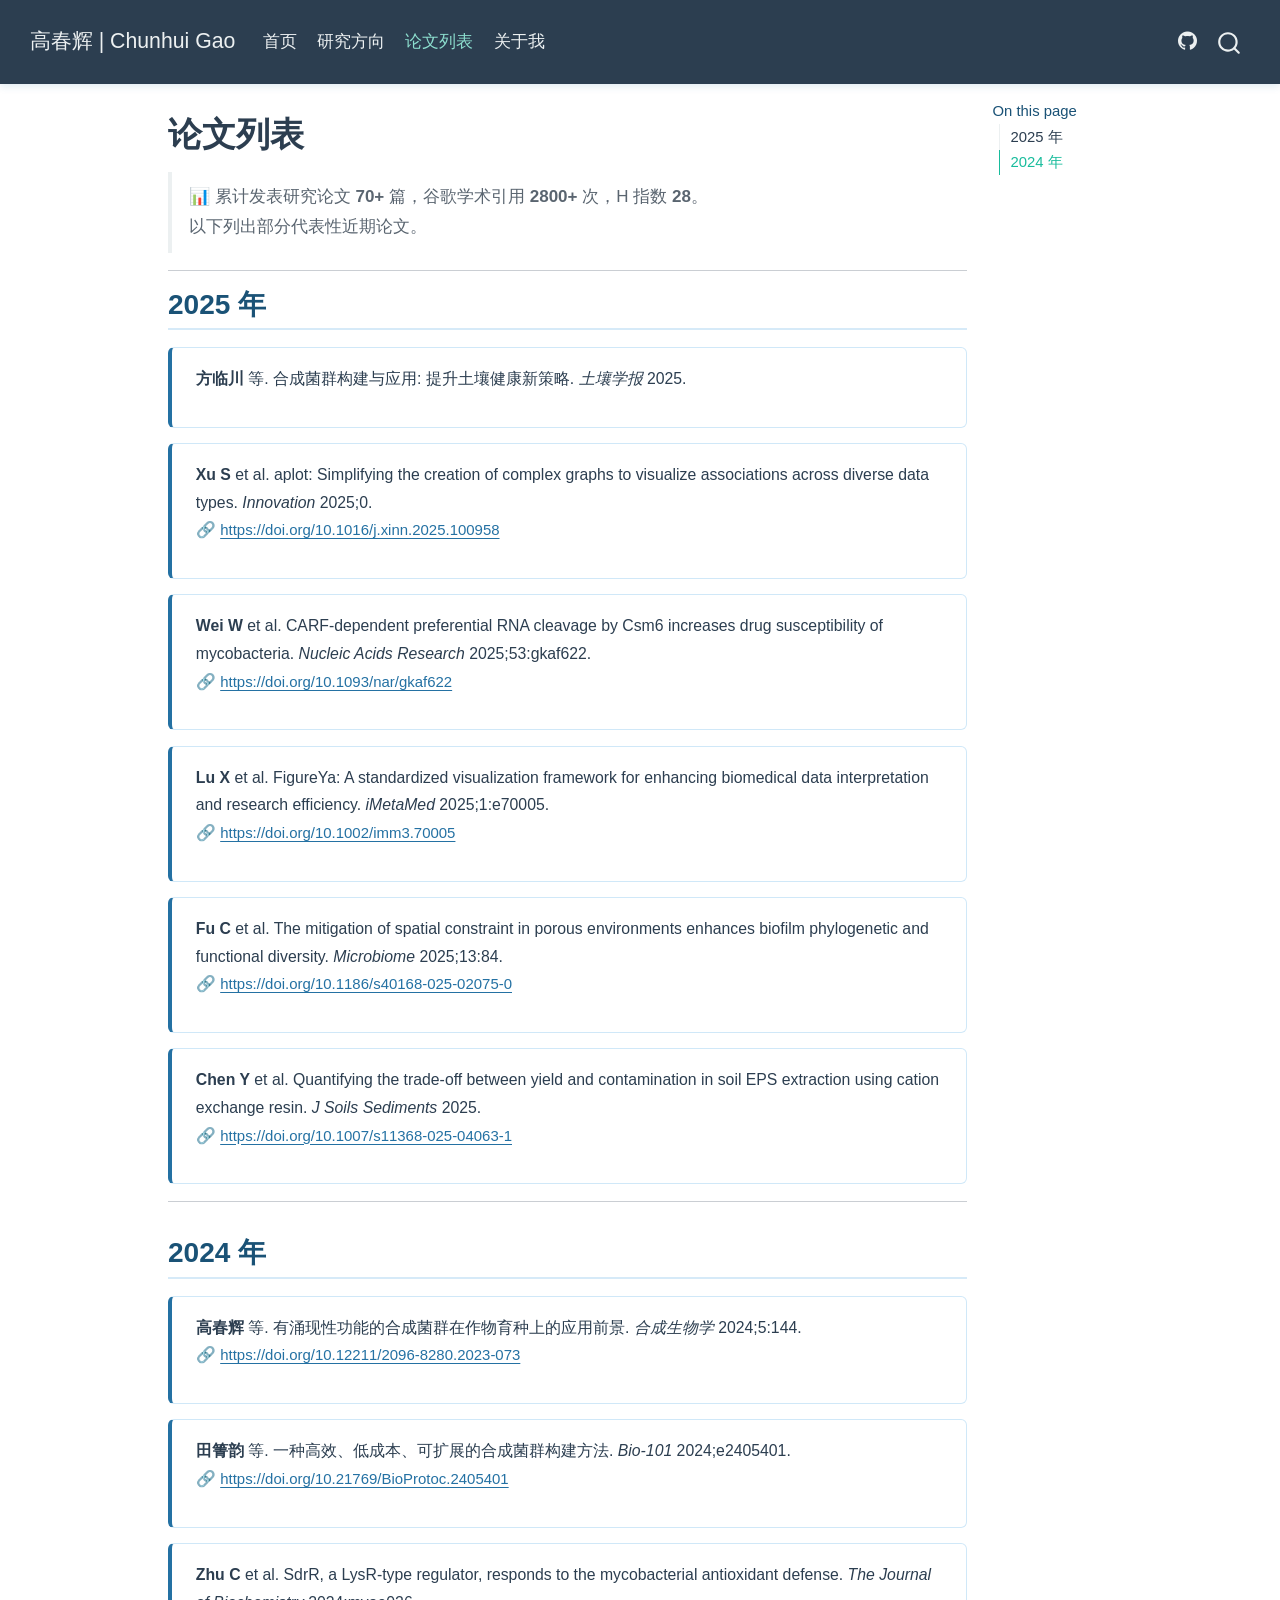
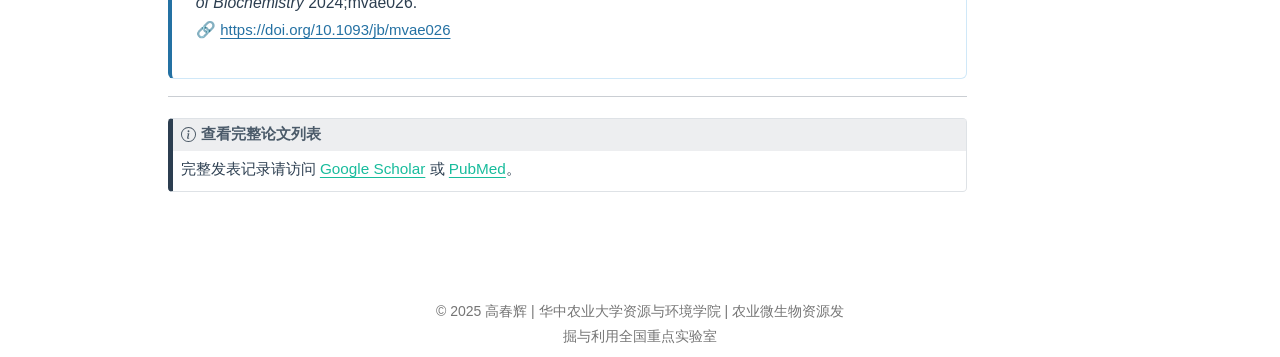
<file: publications.html>
<!DOCTYPE html>
<html xmlns="http://www.w3.org/1999/xhtml" lang="en" xml:lang="en"><head>

<meta charset="utf-8">
<meta name="generator" content="quarto-1.5.57">

<meta name="viewport" content="width=device-width, initial-scale=1.0, user-scalable=yes">


<title>论文列表 – 高春辉 | Chunhui Gao</title>
<style>
code{white-space: pre-wrap;}
span.smallcaps{font-variant: small-caps;}
div.columns{display: flex; gap: min(4vw, 1.5em);}
div.column{flex: auto; overflow-x: auto;}
div.hanging-indent{margin-left: 1.5em; text-indent: -1.5em;}
ul.task-list{list-style: none;}
ul.task-list li input[type="checkbox"] {
  width: 0.8em;
  margin: 0 0.8em 0.2em -1em; /* quarto-specific, see https://github.com/quarto-dev/quarto-cli/issues/4556 */ 
  vertical-align: middle;
}
</style>


<script src="site_libs/quarto-nav/quarto-nav.js"></script>
<script src="site_libs/quarto-nav/headroom.min.js"></script>
<script src="site_libs/clipboard/clipboard.min.js"></script>
<script src="site_libs/quarto-search/autocomplete.umd.js"></script>
<script src="site_libs/quarto-search/fuse.min.js"></script>
<script src="site_libs/quarto-search/quarto-search.js"></script>
<meta name="quarto:offset" content="./">
<script src="site_libs/quarto-html/quarto.js"></script>
<script src="site_libs/quarto-html/popper.min.js"></script>
<script src="site_libs/quarto-html/tippy.umd.min.js"></script>
<script src="site_libs/quarto-html/anchor.min.js"></script>
<link href="site_libs/quarto-html/tippy.css" rel="stylesheet">
<link href="site_libs/quarto-html/quarto-syntax-highlighting.css" rel="stylesheet" id="quarto-text-highlighting-styles">
<script src="site_libs/bootstrap/bootstrap.min.js"></script>
<link href="site_libs/bootstrap/bootstrap-icons.css" rel="stylesheet">
<link href="site_libs/bootstrap/bootstrap.min.css" rel="stylesheet" id="quarto-bootstrap" data-mode="light">
<script id="quarto-search-options" type="application/json">{
  "location": "navbar",
  "copy-button": false,
  "collapse-after": 3,
  "panel-placement": "end",
  "type": "overlay",
  "limit": 50,
  "keyboard-shortcut": [
    "f",
    "/",
    "s"
  ],
  "show-item-context": false,
  "language": {
    "search-no-results-text": "No results",
    "search-matching-documents-text": "matching documents",
    "search-copy-link-title": "Copy link to search",
    "search-hide-matches-text": "Hide additional matches",
    "search-more-match-text": "more match in this document",
    "search-more-matches-text": "more matches in this document",
    "search-clear-button-title": "Clear",
    "search-text-placeholder": "",
    "search-detached-cancel-button-title": "Cancel",
    "search-submit-button-title": "Submit",
    "search-label": "Search"
  }
}</script>
<style>html{ scroll-behavior: smooth; }</style>


<link rel="stylesheet" href="styles.css">
</head>

<body class="nav-fixed">

<div id="quarto-search-results"></div>
  <header id="quarto-header" class="headroom fixed-top">
    <nav class="navbar navbar-expand-lg " data-bs-theme="dark">
      <div class="navbar-container container-fluid">
      <div class="navbar-brand-container mx-auto">
    <a class="navbar-brand" href="./index.html">
    <span class="navbar-title">高春辉 | Chunhui Gao</span>
    </a>
  </div>
            <div id="quarto-search" class="" title="Search"></div>
          <button class="navbar-toggler" type="button" data-bs-toggle="collapse" data-bs-target="#navbarCollapse" aria-controls="navbarCollapse" role="menu" aria-expanded="false" aria-label="Toggle navigation" onclick="if (window.quartoToggleHeadroom) { window.quartoToggleHeadroom(); }">
  <span class="navbar-toggler-icon"></span>
</button>
          <div class="collapse navbar-collapse" id="navbarCollapse">
            <ul class="navbar-nav navbar-nav-scroll me-auto">
  <li class="nav-item">
    <a class="nav-link" href="./index.html"> 
<span class="menu-text">首页</span></a>
  </li>  
  <li class="nav-item">
    <a class="nav-link" href="./research.html"> 
<span class="menu-text">研究方向</span></a>
  </li>  
  <li class="nav-item">
    <a class="nav-link active" href="./publications.html" aria-current="page"> 
<span class="menu-text">论文列表</span></a>
  </li>  
  <li class="nav-item">
    <a class="nav-link" href="./about.html"> 
<span class="menu-text">关于我</span></a>
  </li>  
</ul>
            <ul class="navbar-nav navbar-nav-scroll ms-auto">
  <li class="nav-item compact">
    <a class="nav-link" href="https://github.com"> <i class="bi bi-github" role="img" aria-label="GitHub">
</i> 
<span class="menu-text"></span></a>
  </li>  
</ul>
          </div> <!-- /navcollapse -->
            <div class="quarto-navbar-tools">
</div>
      </div> <!-- /container-fluid -->
    </nav>
</header>
<!-- content -->
<div id="quarto-content" class="quarto-container page-columns page-rows-contents page-layout-article page-navbar">
<!-- sidebar -->
<!-- margin-sidebar -->
    <div id="quarto-margin-sidebar" class="sidebar margin-sidebar">
        <nav id="TOC" role="doc-toc" class="toc-active">
    <h2 id="toc-title">On this page</h2>
   
  <ul>
  <li><a href="#年" id="toc-年" class="nav-link active" data-scroll-target="#年">2025 年</a></li>
  <li><a href="#年-1" id="toc-年-1" class="nav-link" data-scroll-target="#年-1">2024 年</a></li>
  </ul>
</nav>
    </div>
<!-- main -->
<main class="content" id="quarto-document-content">

<header id="title-block-header" class="quarto-title-block default">
<div class="quarto-title">
<h1 class="title">论文列表</h1>
</div>



<div class="quarto-title-meta">

    
  
    
  </div>
  


</header>


<blockquote class="blockquote">
<p>📊 累计发表研究论文 <strong>70+</strong> 篇，谷歌学术引用 <strong>2800+</strong> 次，H 指数 <strong>28</strong>。<br>
以下列出部分代表性近期论文。</p>
</blockquote>
<hr>
<section id="年" class="level2">
<h2 class="anchored" data-anchor-id="年">2025 年</h2>
<div class="pub-item">
<p><strong>方临川</strong> 等. 合成菌群构建与应用: 提升土壤健康新策略. <em>土壤学报</em> 2025.</p>
</div>
<div class="pub-item">
<p><strong>Xu S</strong> et al.&nbsp;aplot: Simplifying the creation of complex graphs to visualize associations across diverse data types. <em>Innovation</em> 2025;0.<br>
🔗 <a href="https://doi.org/10.1016/j.xinn.2025.100958">https://doi.org/10.1016/j.xinn.2025.100958</a></p>
</div>
<div class="pub-item">
<p><strong>Wei W</strong> et al.&nbsp;CARF-dependent preferential RNA cleavage by Csm6 increases drug susceptibility of mycobacteria. <em>Nucleic Acids Research</em> 2025;53:gkaf622.<br>
🔗 <a href="https://doi.org/10.1093/nar/gkaf622">https://doi.org/10.1093/nar/gkaf622</a></p>
</div>
<div class="pub-item">
<p><strong>Lu X</strong> et al.&nbsp;FigureYa: A standardized visualization framework for enhancing biomedical data interpretation and research efficiency. <em>iMetaMed</em> 2025;1:e70005.<br>
🔗 <a href="https://doi.org/10.1002/imm3.70005">https://doi.org/10.1002/imm3.70005</a></p>
</div>
<div class="pub-item">
<p><strong>Fu C</strong> et al.&nbsp;The mitigation of spatial constraint in porous environments enhances biofilm phylogenetic and functional diversity. <em>Microbiome</em> 2025;13:84.<br>
🔗 <a href="https://doi.org/10.1186/s40168-025-02075-0">https://doi.org/10.1186/s40168-025-02075-0</a></p>
</div>
<div class="pub-item">
<p><strong>Chen Y</strong> et al.&nbsp;Quantifying the trade-off between yield and contamination in soil EPS extraction using cation exchange resin. <em>J Soils Sediments</em> 2025.<br>
🔗 <a href="https://doi.org/10.1007/s11368-025-04063-1">https://doi.org/10.1007/s11368-025-04063-1</a></p>
</div>
<hr>
</section>
<section id="年-1" class="level2">
<h2 class="anchored" data-anchor-id="年-1">2024 年</h2>
<div class="pub-item">
<p><strong>高春辉</strong> 等. 有涌现性功能的合成菌群在作物育种上的应用前景. <em>合成生物学</em> 2024;5:144.<br>
🔗 <a href="https://doi.org/10.12211/2096-8280.2023-073">https://doi.org/10.12211/2096-8280.2023-073</a></p>
</div>
<div class="pub-item">
<p><strong>田箐韵</strong> 等. 一种高效、低成本、可扩展的合成菌群构建方法. <em>Bio-101</em> 2024;e2405401.<br>
🔗 <a href="https://doi.org/10.21769/BioProtoc.2405401">https://doi.org/10.21769/BioProtoc.2405401</a></p>
</div>
<div class="pub-item">
<p><strong>Zhu C</strong> et al.&nbsp;SdrR, a LysR-type regulator, responds to the mycobacterial antioxidant defense. <em>The Journal of Biochemistry</em> 2024;mvae026.<br>
🔗 <a href="https://doi.org/10.1093/jb/mvae026">https://doi.org/10.1093/jb/mvae026</a></p>
</div>
<hr>
<div class="callout callout-style-default callout-note callout-titled">
<div class="callout-header d-flex align-content-center">
<div class="callout-icon-container">
<i class="callout-icon"></i>
</div>
<div class="callout-title-container flex-fill">
查看完整论文列表
</div>
</div>
<div class="callout-body-container callout-body">
<p>完整发表记录请访问 <a href="https://scholar.google.com">Google Scholar</a> 或 <a href="https://pubmed.ncbi.nlm.nih.gov">PubMed</a>。</p>
</div>
</div>


</section>

</main> <!-- /main -->
<script id="quarto-html-after-body" type="application/javascript">
window.document.addEventListener("DOMContentLoaded", function (event) {
  const toggleBodyColorMode = (bsSheetEl) => {
    const mode = bsSheetEl.getAttribute("data-mode");
    const bodyEl = window.document.querySelector("body");
    if (mode === "dark") {
      bodyEl.classList.add("quarto-dark");
      bodyEl.classList.remove("quarto-light");
    } else {
      bodyEl.classList.add("quarto-light");
      bodyEl.classList.remove("quarto-dark");
    }
  }
  const toggleBodyColorPrimary = () => {
    const bsSheetEl = window.document.querySelector("link#quarto-bootstrap");
    if (bsSheetEl) {
      toggleBodyColorMode(bsSheetEl);
    }
  }
  toggleBodyColorPrimary();  
  const icon = "";
  const anchorJS = new window.AnchorJS();
  anchorJS.options = {
    placement: 'right',
    icon: icon
  };
  anchorJS.add('.anchored');
  const isCodeAnnotation = (el) => {
    for (const clz of el.classList) {
      if (clz.startsWith('code-annotation-')) {                     
        return true;
      }
    }
    return false;
  }
  const onCopySuccess = function(e) {
    // button target
    const button = e.trigger;
    // don't keep focus
    button.blur();
    // flash "checked"
    button.classList.add('code-copy-button-checked');
    var currentTitle = button.getAttribute("title");
    button.setAttribute("title", "Copied!");
    let tooltip;
    if (window.bootstrap) {
      button.setAttribute("data-bs-toggle", "tooltip");
      button.setAttribute("data-bs-placement", "left");
      button.setAttribute("data-bs-title", "Copied!");
      tooltip = new bootstrap.Tooltip(button, 
        { trigger: "manual", 
          customClass: "code-copy-button-tooltip",
          offset: [0, -8]});
      tooltip.show();    
    }
    setTimeout(function() {
      if (tooltip) {
        tooltip.hide();
        button.removeAttribute("data-bs-title");
        button.removeAttribute("data-bs-toggle");
        button.removeAttribute("data-bs-placement");
      }
      button.setAttribute("title", currentTitle);
      button.classList.remove('code-copy-button-checked');
    }, 1000);
    // clear code selection
    e.clearSelection();
  }
  const getTextToCopy = function(trigger) {
      const codeEl = trigger.previousElementSibling.cloneNode(true);
      for (const childEl of codeEl.children) {
        if (isCodeAnnotation(childEl)) {
          childEl.remove();
        }
      }
      return codeEl.innerText;
  }
  const clipboard = new window.ClipboardJS('.code-copy-button:not([data-in-quarto-modal])', {
    text: getTextToCopy
  });
  clipboard.on('success', onCopySuccess);
  if (window.document.getElementById('quarto-embedded-source-code-modal')) {
    // For code content inside modals, clipBoardJS needs to be initialized with a container option
    // TODO: Check when it could be a function (https://github.com/zenorocha/clipboard.js/issues/860)
    const clipboardModal = new window.ClipboardJS('.code-copy-button[data-in-quarto-modal]', {
      text: getTextToCopy,
      container: window.document.getElementById('quarto-embedded-source-code-modal')
    });
    clipboardModal.on('success', onCopySuccess);
  }
    var localhostRegex = new RegExp(/^(?:http|https):\/\/localhost\:?[0-9]*\//);
    var mailtoRegex = new RegExp(/^mailto:/);
      var filterRegex = new RegExp('/' + window.location.host + '/');
    var isInternal = (href) => {
        return filterRegex.test(href) || localhostRegex.test(href) || mailtoRegex.test(href);
    }
    // Inspect non-navigation links and adorn them if external
 	var links = window.document.querySelectorAll('a[href]:not(.nav-link):not(.navbar-brand):not(.toc-action):not(.sidebar-link):not(.sidebar-item-toggle):not(.pagination-link):not(.no-external):not([aria-hidden]):not(.dropdown-item):not(.quarto-navigation-tool):not(.about-link)');
    for (var i=0; i<links.length; i++) {
      const link = links[i];
      if (!isInternal(link.href)) {
        // undo the damage that might have been done by quarto-nav.js in the case of
        // links that we want to consider external
        if (link.dataset.originalHref !== undefined) {
          link.href = link.dataset.originalHref;
        }
      }
    }
  function tippyHover(el, contentFn, onTriggerFn, onUntriggerFn) {
    const config = {
      allowHTML: true,
      maxWidth: 500,
      delay: 100,
      arrow: false,
      appendTo: function(el) {
          return el.parentElement;
      },
      interactive: true,
      interactiveBorder: 10,
      theme: 'quarto',
      placement: 'bottom-start',
    };
    if (contentFn) {
      config.content = contentFn;
    }
    if (onTriggerFn) {
      config.onTrigger = onTriggerFn;
    }
    if (onUntriggerFn) {
      config.onUntrigger = onUntriggerFn;
    }
    window.tippy(el, config); 
  }
  const noterefs = window.document.querySelectorAll('a[role="doc-noteref"]');
  for (var i=0; i<noterefs.length; i++) {
    const ref = noterefs[i];
    tippyHover(ref, function() {
      // use id or data attribute instead here
      let href = ref.getAttribute('data-footnote-href') || ref.getAttribute('href');
      try { href = new URL(href).hash; } catch {}
      const id = href.replace(/^#\/?/, "");
      const note = window.document.getElementById(id);
      if (note) {
        return note.innerHTML;
      } else {
        return "";
      }
    });
  }
  const xrefs = window.document.querySelectorAll('a.quarto-xref');
  const processXRef = (id, note) => {
    // Strip column container classes
    const stripColumnClz = (el) => {
      el.classList.remove("page-full", "page-columns");
      if (el.children) {
        for (const child of el.children) {
          stripColumnClz(child);
        }
      }
    }
    stripColumnClz(note)
    if (id === null || id.startsWith('sec-')) {
      // Special case sections, only their first couple elements
      const container = document.createElement("div");
      if (note.children && note.children.length > 2) {
        container.appendChild(note.children[0].cloneNode(true));
        for (let i = 1; i < note.children.length; i++) {
          const child = note.children[i];
          if (child.tagName === "P" && child.innerText === "") {
            continue;
          } else {
            container.appendChild(child.cloneNode(true));
            break;
          }
        }
        if (window.Quarto?.typesetMath) {
          window.Quarto.typesetMath(container);
        }
        return container.innerHTML
      } else {
        if (window.Quarto?.typesetMath) {
          window.Quarto.typesetMath(note);
        }
        return note.innerHTML;
      }
    } else {
      // Remove any anchor links if they are present
      const anchorLink = note.querySelector('a.anchorjs-link');
      if (anchorLink) {
        anchorLink.remove();
      }
      if (window.Quarto?.typesetMath) {
        window.Quarto.typesetMath(note);
      }
      // TODO in 1.5, we should make sure this works without a callout special case
      if (note.classList.contains("callout")) {
        return note.outerHTML;
      } else {
        return note.innerHTML;
      }
    }
  }
  for (var i=0; i<xrefs.length; i++) {
    const xref = xrefs[i];
    tippyHover(xref, undefined, function(instance) {
      instance.disable();
      let url = xref.getAttribute('href');
      let hash = undefined; 
      if (url.startsWith('#')) {
        hash = url;
      } else {
        try { hash = new URL(url).hash; } catch {}
      }
      if (hash) {
        const id = hash.replace(/^#\/?/, "");
        const note = window.document.getElementById(id);
        if (note !== null) {
          try {
            const html = processXRef(id, note.cloneNode(true));
            instance.setContent(html);
          } finally {
            instance.enable();
            instance.show();
          }
        } else {
          // See if we can fetch this
          fetch(url.split('#')[0])
          .then(res => res.text())
          .then(html => {
            const parser = new DOMParser();
            const htmlDoc = parser.parseFromString(html, "text/html");
            const note = htmlDoc.getElementById(id);
            if (note !== null) {
              const html = processXRef(id, note);
              instance.setContent(html);
            } 
          }).finally(() => {
            instance.enable();
            instance.show();
          });
        }
      } else {
        // See if we can fetch a full url (with no hash to target)
        // This is a special case and we should probably do some content thinning / targeting
        fetch(url)
        .then(res => res.text())
        .then(html => {
          const parser = new DOMParser();
          const htmlDoc = parser.parseFromString(html, "text/html");
          const note = htmlDoc.querySelector('main.content');
          if (note !== null) {
            // This should only happen for chapter cross references
            // (since there is no id in the URL)
            // remove the first header
            if (note.children.length > 0 && note.children[0].tagName === "HEADER") {
              note.children[0].remove();
            }
            const html = processXRef(null, note);
            instance.setContent(html);
          } 
        }).finally(() => {
          instance.enable();
          instance.show();
        });
      }
    }, function(instance) {
    });
  }
      let selectedAnnoteEl;
      const selectorForAnnotation = ( cell, annotation) => {
        let cellAttr = 'data-code-cell="' + cell + '"';
        let lineAttr = 'data-code-annotation="' +  annotation + '"';
        const selector = 'span[' + cellAttr + '][' + lineAttr + ']';
        return selector;
      }
      const selectCodeLines = (annoteEl) => {
        const doc = window.document;
        const targetCell = annoteEl.getAttribute("data-target-cell");
        const targetAnnotation = annoteEl.getAttribute("data-target-annotation");
        const annoteSpan = window.document.querySelector(selectorForAnnotation(targetCell, targetAnnotation));
        const lines = annoteSpan.getAttribute("data-code-lines").split(",");
        const lineIds = lines.map((line) => {
          return targetCell + "-" + line;
        })
        let top = null;
        let height = null;
        let parent = null;
        if (lineIds.length > 0) {
            //compute the position of the single el (top and bottom and make a div)
            const el = window.document.getElementById(lineIds[0]);
            top = el.offsetTop;
            height = el.offsetHeight;
            parent = el.parentElement.parentElement;
          if (lineIds.length > 1) {
            const lastEl = window.document.getElementById(lineIds[lineIds.length - 1]);
            const bottom = lastEl.offsetTop + lastEl.offsetHeight;
            height = bottom - top;
          }
          if (top !== null && height !== null && parent !== null) {
            // cook up a div (if necessary) and position it 
            let div = window.document.getElementById("code-annotation-line-highlight");
            if (div === null) {
              div = window.document.createElement("div");
              div.setAttribute("id", "code-annotation-line-highlight");
              div.style.position = 'absolute';
              parent.appendChild(div);
            }
            div.style.top = top - 2 + "px";
            div.style.height = height + 4 + "px";
            div.style.left = 0;
            let gutterDiv = window.document.getElementById("code-annotation-line-highlight-gutter");
            if (gutterDiv === null) {
              gutterDiv = window.document.createElement("div");
              gutterDiv.setAttribute("id", "code-annotation-line-highlight-gutter");
              gutterDiv.style.position = 'absolute';
              const codeCell = window.document.getElementById(targetCell);
              const gutter = codeCell.querySelector('.code-annotation-gutter');
              gutter.appendChild(gutterDiv);
            }
            gutterDiv.style.top = top - 2 + "px";
            gutterDiv.style.height = height + 4 + "px";
          }
          selectedAnnoteEl = annoteEl;
        }
      };
      const unselectCodeLines = () => {
        const elementsIds = ["code-annotation-line-highlight", "code-annotation-line-highlight-gutter"];
        elementsIds.forEach((elId) => {
          const div = window.document.getElementById(elId);
          if (div) {
            div.remove();
          }
        });
        selectedAnnoteEl = undefined;
      };
        // Handle positioning of the toggle
    window.addEventListener(
      "resize",
      throttle(() => {
        elRect = undefined;
        if (selectedAnnoteEl) {
          selectCodeLines(selectedAnnoteEl);
        }
      }, 10)
    );
    function throttle(fn, ms) {
    let throttle = false;
    let timer;
      return (...args) => {
        if(!throttle) { // first call gets through
            fn.apply(this, args);
            throttle = true;
        } else { // all the others get throttled
            if(timer) clearTimeout(timer); // cancel #2
            timer = setTimeout(() => {
              fn.apply(this, args);
              timer = throttle = false;
            }, ms);
        }
      };
    }
      // Attach click handler to the DT
      const annoteDls = window.document.querySelectorAll('dt[data-target-cell]');
      for (const annoteDlNode of annoteDls) {
        annoteDlNode.addEventListener('click', (event) => {
          const clickedEl = event.target;
          if (clickedEl !== selectedAnnoteEl) {
            unselectCodeLines();
            const activeEl = window.document.querySelector('dt[data-target-cell].code-annotation-active');
            if (activeEl) {
              activeEl.classList.remove('code-annotation-active');
            }
            selectCodeLines(clickedEl);
            clickedEl.classList.add('code-annotation-active');
          } else {
            // Unselect the line
            unselectCodeLines();
            clickedEl.classList.remove('code-annotation-active');
          }
        });
      }
  const findCites = (el) => {
    const parentEl = el.parentElement;
    if (parentEl) {
      const cites = parentEl.dataset.cites;
      if (cites) {
        return {
          el,
          cites: cites.split(' ')
        };
      } else {
        return findCites(el.parentElement)
      }
    } else {
      return undefined;
    }
  };
  var bibliorefs = window.document.querySelectorAll('a[role="doc-biblioref"]');
  for (var i=0; i<bibliorefs.length; i++) {
    const ref = bibliorefs[i];
    const citeInfo = findCites(ref);
    if (citeInfo) {
      tippyHover(citeInfo.el, function() {
        var popup = window.document.createElement('div');
        citeInfo.cites.forEach(function(cite) {
          var citeDiv = window.document.createElement('div');
          citeDiv.classList.add('hanging-indent');
          citeDiv.classList.add('csl-entry');
          var biblioDiv = window.document.getElementById('ref-' + cite);
          if (biblioDiv) {
            citeDiv.innerHTML = biblioDiv.innerHTML;
          }
          popup.appendChild(citeDiv);
        });
        return popup.innerHTML;
      });
    }
  }
});
</script>
</div> <!-- /content -->
<footer class="footer">
  <div class="nav-footer">
    <div class="nav-footer-left">
      &nbsp;
    </div>   
    <div class="nav-footer-center">
<p>© 2025 高春辉 | 华中农业大学资源与环境学院 | 农业微生物资源发掘与利用全国重点实验室</p>
</div>
    <div class="nav-footer-right">
      &nbsp;
    </div>
  </div>
</footer>




<script src="site_libs/quarto-html/zenscroll-min.js"></script>
</body></html>
</file>
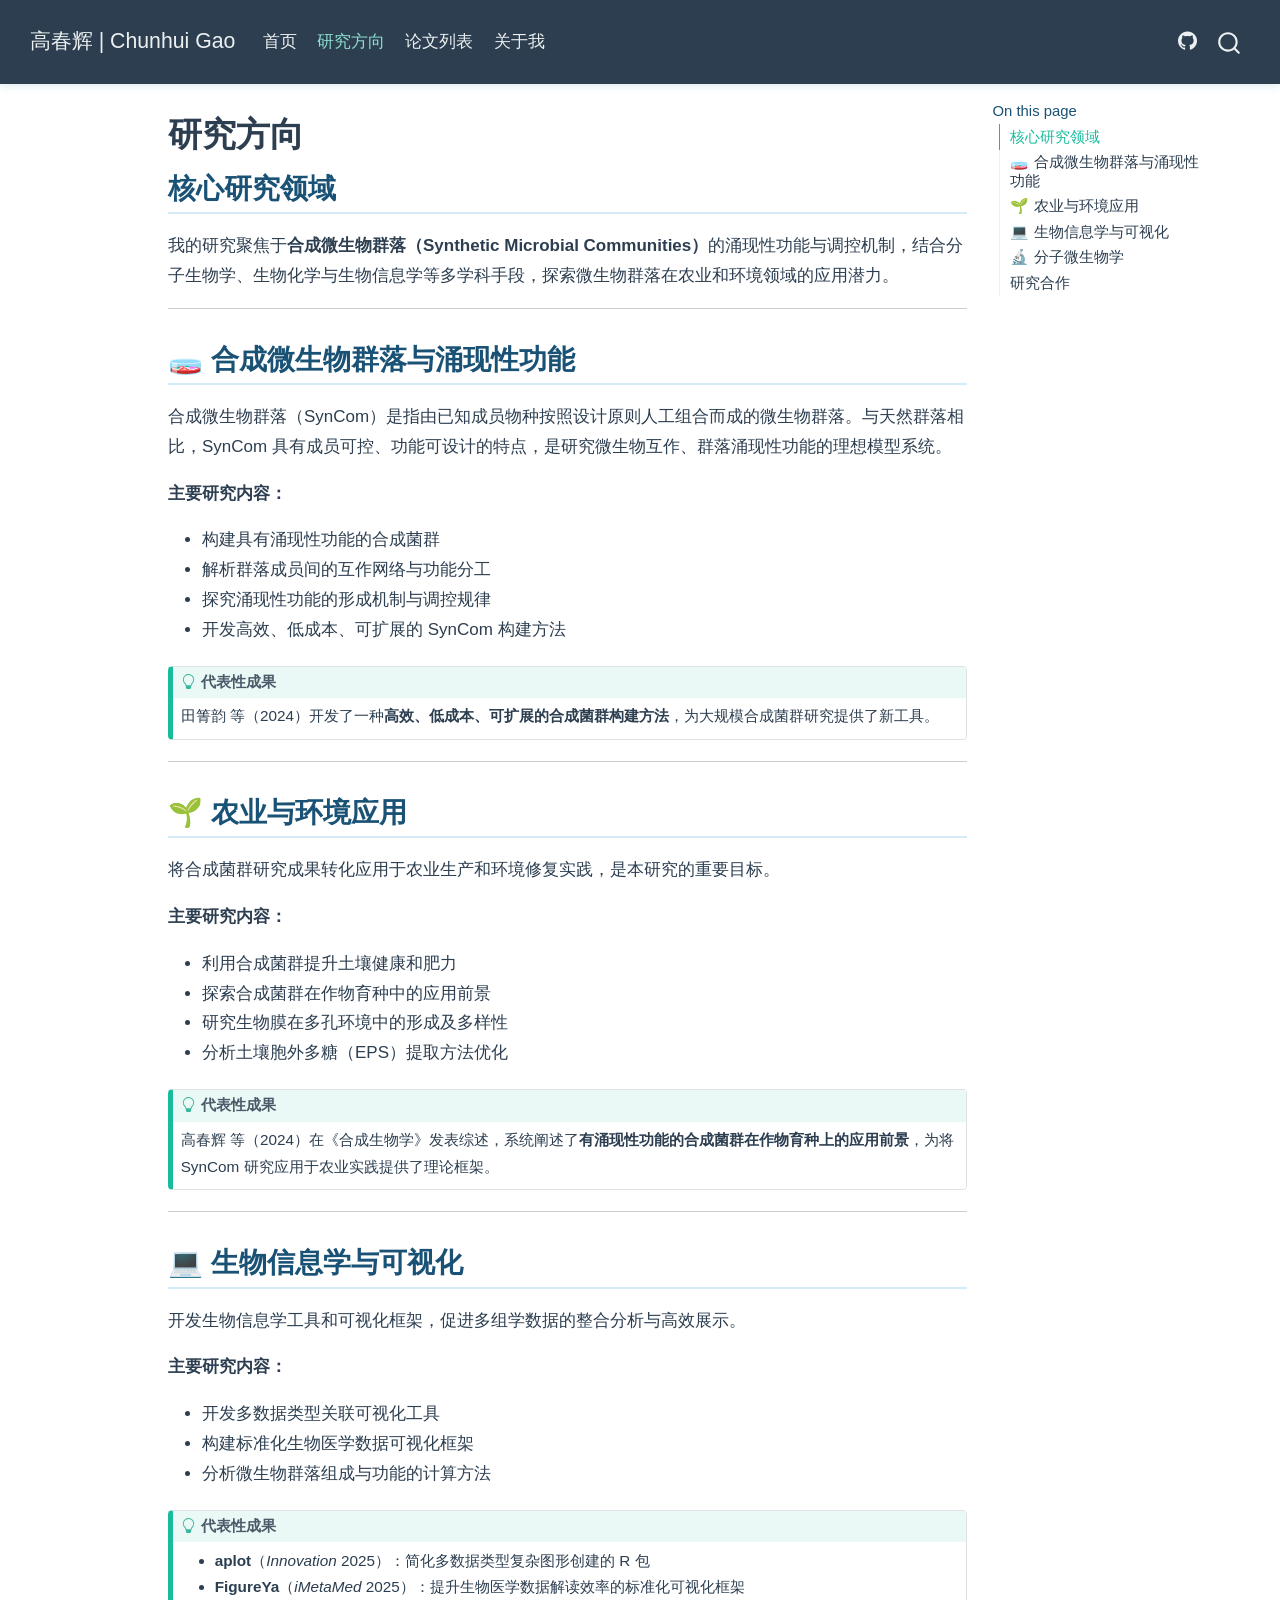
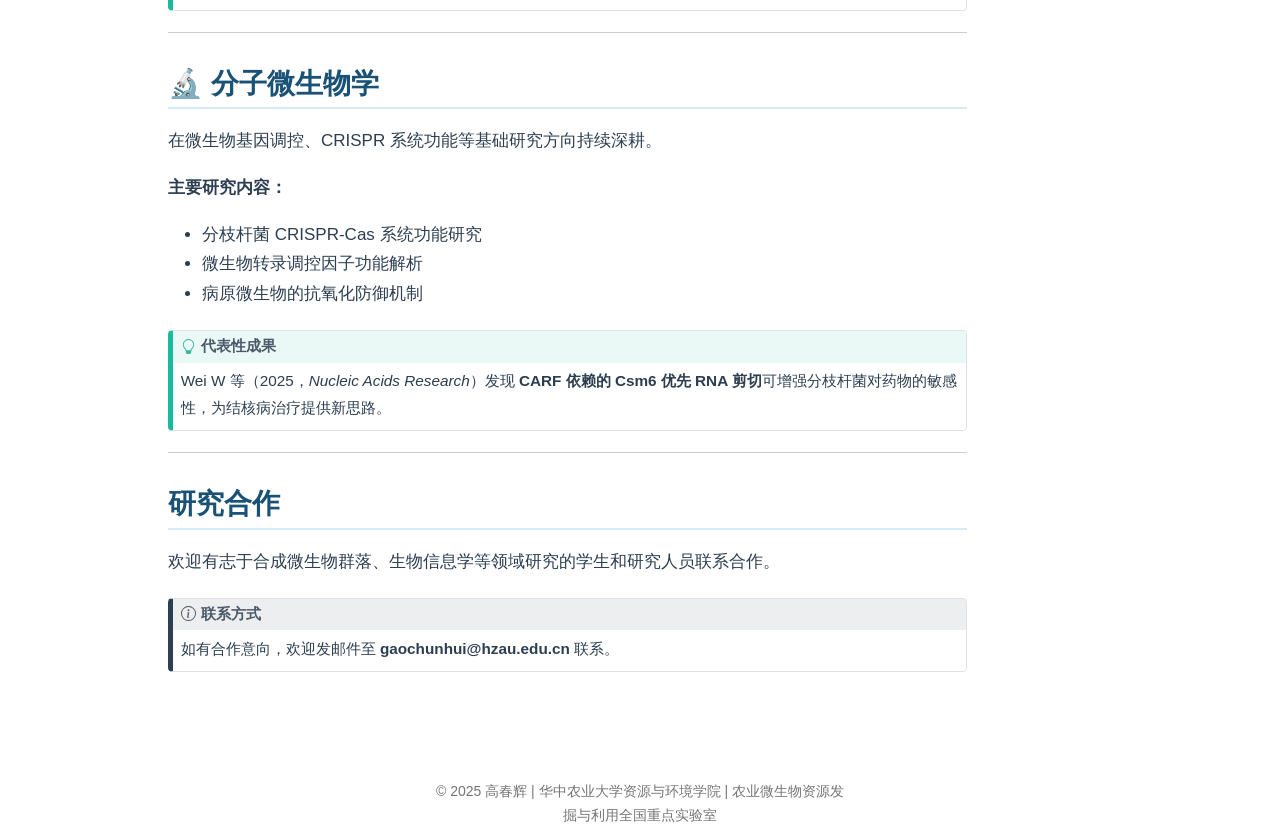
<file: research.html>
<!DOCTYPE html>
<html xmlns="http://www.w3.org/1999/xhtml" lang="en" xml:lang="en"><head>

<meta charset="utf-8">
<meta name="generator" content="quarto-1.5.57">

<meta name="viewport" content="width=device-width, initial-scale=1.0, user-scalable=yes">


<title>研究方向 – 高春辉 | Chunhui Gao</title>
<style>
code{white-space: pre-wrap;}
span.smallcaps{font-variant: small-caps;}
div.columns{display: flex; gap: min(4vw, 1.5em);}
div.column{flex: auto; overflow-x: auto;}
div.hanging-indent{margin-left: 1.5em; text-indent: -1.5em;}
ul.task-list{list-style: none;}
ul.task-list li input[type="checkbox"] {
  width: 0.8em;
  margin: 0 0.8em 0.2em -1em; /* quarto-specific, see https://github.com/quarto-dev/quarto-cli/issues/4556 */ 
  vertical-align: middle;
}
</style>


<script src="site_libs/quarto-nav/quarto-nav.js"></script>
<script src="site_libs/quarto-nav/headroom.min.js"></script>
<script src="site_libs/clipboard/clipboard.min.js"></script>
<script src="site_libs/quarto-search/autocomplete.umd.js"></script>
<script src="site_libs/quarto-search/fuse.min.js"></script>
<script src="site_libs/quarto-search/quarto-search.js"></script>
<meta name="quarto:offset" content="./">
<script src="site_libs/quarto-html/quarto.js"></script>
<script src="site_libs/quarto-html/popper.min.js"></script>
<script src="site_libs/quarto-html/tippy.umd.min.js"></script>
<script src="site_libs/quarto-html/anchor.min.js"></script>
<link href="site_libs/quarto-html/tippy.css" rel="stylesheet">
<link href="site_libs/quarto-html/quarto-syntax-highlighting.css" rel="stylesheet" id="quarto-text-highlighting-styles">
<script src="site_libs/bootstrap/bootstrap.min.js"></script>
<link href="site_libs/bootstrap/bootstrap-icons.css" rel="stylesheet">
<link href="site_libs/bootstrap/bootstrap.min.css" rel="stylesheet" id="quarto-bootstrap" data-mode="light">
<script id="quarto-search-options" type="application/json">{
  "location": "navbar",
  "copy-button": false,
  "collapse-after": 3,
  "panel-placement": "end",
  "type": "overlay",
  "limit": 50,
  "keyboard-shortcut": [
    "f",
    "/",
    "s"
  ],
  "show-item-context": false,
  "language": {
    "search-no-results-text": "No results",
    "search-matching-documents-text": "matching documents",
    "search-copy-link-title": "Copy link to search",
    "search-hide-matches-text": "Hide additional matches",
    "search-more-match-text": "more match in this document",
    "search-more-matches-text": "more matches in this document",
    "search-clear-button-title": "Clear",
    "search-text-placeholder": "",
    "search-detached-cancel-button-title": "Cancel",
    "search-submit-button-title": "Submit",
    "search-label": "Search"
  }
}</script>
<style>html{ scroll-behavior: smooth; }</style>


<link rel="stylesheet" href="styles.css">
</head>

<body class="nav-fixed">

<div id="quarto-search-results"></div>
  <header id="quarto-header" class="headroom fixed-top">
    <nav class="navbar navbar-expand-lg " data-bs-theme="dark">
      <div class="navbar-container container-fluid">
      <div class="navbar-brand-container mx-auto">
    <a class="navbar-brand" href="./index.html">
    <span class="navbar-title">高春辉 | Chunhui Gao</span>
    </a>
  </div>
            <div id="quarto-search" class="" title="Search"></div>
          <button class="navbar-toggler" type="button" data-bs-toggle="collapse" data-bs-target="#navbarCollapse" aria-controls="navbarCollapse" role="menu" aria-expanded="false" aria-label="Toggle navigation" onclick="if (window.quartoToggleHeadroom) { window.quartoToggleHeadroom(); }">
  <span class="navbar-toggler-icon"></span>
</button>
          <div class="collapse navbar-collapse" id="navbarCollapse">
            <ul class="navbar-nav navbar-nav-scroll me-auto">
  <li class="nav-item">
    <a class="nav-link" href="./index.html"> 
<span class="menu-text">首页</span></a>
  </li>  
  <li class="nav-item">
    <a class="nav-link active" href="./research.html" aria-current="page"> 
<span class="menu-text">研究方向</span></a>
  </li>  
  <li class="nav-item">
    <a class="nav-link" href="./publications.html"> 
<span class="menu-text">论文列表</span></a>
  </li>  
  <li class="nav-item">
    <a class="nav-link" href="./about.html"> 
<span class="menu-text">关于我</span></a>
  </li>  
</ul>
            <ul class="navbar-nav navbar-nav-scroll ms-auto">
  <li class="nav-item compact">
    <a class="nav-link" href="https://github.com"> <i class="bi bi-github" role="img" aria-label="GitHub">
</i> 
<span class="menu-text"></span></a>
  </li>  
</ul>
          </div> <!-- /navcollapse -->
            <div class="quarto-navbar-tools">
</div>
      </div> <!-- /container-fluid -->
    </nav>
</header>
<!-- content -->
<div id="quarto-content" class="quarto-container page-columns page-rows-contents page-layout-article page-navbar">
<!-- sidebar -->
<!-- margin-sidebar -->
    <div id="quarto-margin-sidebar" class="sidebar margin-sidebar">
        <nav id="TOC" role="doc-toc" class="toc-active">
    <h2 id="toc-title">On this page</h2>
   
  <ul>
  <li><a href="#核心研究领域" id="toc-核心研究领域" class="nav-link active" data-scroll-target="#核心研究领域">核心研究领域</a></li>
  <li><a href="#合成微生物群落与涌现性功能" id="toc-合成微生物群落与涌现性功能" class="nav-link" data-scroll-target="#合成微生物群落与涌现性功能">🧫 合成微生物群落与涌现性功能</a></li>
  <li><a href="#农业与环境应用" id="toc-农业与环境应用" class="nav-link" data-scroll-target="#农业与环境应用">🌱 农业与环境应用</a></li>
  <li><a href="#生物信息学与可视化" id="toc-生物信息学与可视化" class="nav-link" data-scroll-target="#生物信息学与可视化">💻 生物信息学与可视化</a></li>
  <li><a href="#分子微生物学" id="toc-分子微生物学" class="nav-link" data-scroll-target="#分子微生物学">🔬 分子微生物学</a></li>
  <li><a href="#研究合作" id="toc-研究合作" class="nav-link" data-scroll-target="#研究合作">研究合作</a></li>
  </ul>
</nav>
    </div>
<!-- main -->
<main class="content" id="quarto-document-content">

<header id="title-block-header" class="quarto-title-block default">
<div class="quarto-title">
<h1 class="title">研究方向</h1>
</div>



<div class="quarto-title-meta">

    
  
    
  </div>
  


</header>


<section id="核心研究领域" class="level2">
<h2 class="anchored" data-anchor-id="核心研究领域">核心研究领域</h2>
<p>我的研究聚焦于<strong>合成微生物群落（Synthetic Microbial Communities）</strong>的涌现性功能与调控机制，结合分子生物学、生物化学与生物信息学等多学科手段，探索微生物群落在农业和环境领域的应用潜力。</p>
<hr>
</section>
<section id="合成微生物群落与涌现性功能" class="level2">
<h2 class="anchored" data-anchor-id="合成微生物群落与涌现性功能">🧫 合成微生物群落与涌现性功能</h2>
<p>合成微生物群落（SynCom）是指由已知成员物种按照设计原则人工组合而成的微生物群落。与天然群落相比，SynCom 具有成员可控、功能可设计的特点，是研究微生物互作、群落涌现性功能的理想模型系统。</p>
<p><strong>主要研究内容：</strong></p>
<ul>
<li>构建具有涌现性功能的合成菌群</li>
<li>解析群落成员间的互作网络与功能分工</li>
<li>探究涌现性功能的形成机制与调控规律</li>
<li>开发高效、低成本、可扩展的 SynCom 构建方法</li>
</ul>
<div class="callout callout-style-default callout-tip callout-titled">
<div class="callout-header d-flex align-content-center">
<div class="callout-icon-container">
<i class="callout-icon"></i>
</div>
<div class="callout-title-container flex-fill">
代表性成果
</div>
</div>
<div class="callout-body-container callout-body">
<p>田箐韵 等（2024）开发了一种<strong>高效、低成本、可扩展的合成菌群构建方法</strong>，为大规模合成菌群研究提供了新工具。</p>
</div>
</div>
<hr>
</section>
<section id="农业与环境应用" class="level2">
<h2 class="anchored" data-anchor-id="农业与环境应用">🌱 农业与环境应用</h2>
<p>将合成菌群研究成果转化应用于农业生产和环境修复实践，是本研究的重要目标。</p>
<p><strong>主要研究内容：</strong></p>
<ul>
<li>利用合成菌群提升土壤健康和肥力</li>
<li>探索合成菌群在作物育种中的应用前景</li>
<li>研究生物膜在多孔环境中的形成及多样性</li>
<li>分析土壤胞外多糖（EPS）提取方法优化</li>
</ul>
<div class="callout callout-style-default callout-tip callout-titled">
<div class="callout-header d-flex align-content-center">
<div class="callout-icon-container">
<i class="callout-icon"></i>
</div>
<div class="callout-title-container flex-fill">
代表性成果
</div>
</div>
<div class="callout-body-container callout-body">
<p>高春辉 等（2024）在《合成生物学》发表综述，系统阐述了<strong>有涌现性功能的合成菌群在作物育种上的应用前景</strong>，为将 SynCom 研究应用于农业实践提供了理论框架。</p>
</div>
</div>
<hr>
</section>
<section id="生物信息学与可视化" class="level2">
<h2 class="anchored" data-anchor-id="生物信息学与可视化">💻 生物信息学与可视化</h2>
<p>开发生物信息学工具和可视化框架，促进多组学数据的整合分析与高效展示。</p>
<p><strong>主要研究内容：</strong></p>
<ul>
<li>开发多数据类型关联可视化工具</li>
<li>构建标准化生物医学数据可视化框架</li>
<li>分析微生物群落组成与功能的计算方法</li>
</ul>
<div class="callout callout-style-default callout-tip callout-titled">
<div class="callout-header d-flex align-content-center">
<div class="callout-icon-container">
<i class="callout-icon"></i>
</div>
<div class="callout-title-container flex-fill">
代表性成果
</div>
</div>
<div class="callout-body-container callout-body">
<ul>
<li><strong>aplot</strong>（<em>Innovation</em> 2025）：简化多数据类型复杂图形创建的 R 包</li>
<li><strong>FigureYa</strong>（<em>iMetaMed</em> 2025）：提升生物医学数据解读效率的标准化可视化框架</li>
</ul>
</div>
</div>
<hr>
</section>
<section id="分子微生物学" class="level2">
<h2 class="anchored" data-anchor-id="分子微生物学">🔬 分子微生物学</h2>
<p>在微生物基因调控、CRISPR 系统功能等基础研究方向持续深耕。</p>
<p><strong>主要研究内容：</strong></p>
<ul>
<li>分枝杆菌 CRISPR-Cas 系统功能研究</li>
<li>微生物转录调控因子功能解析</li>
<li>病原微生物的抗氧化防御机制</li>
</ul>
<div class="callout callout-style-default callout-tip callout-titled">
<div class="callout-header d-flex align-content-center">
<div class="callout-icon-container">
<i class="callout-icon"></i>
</div>
<div class="callout-title-container flex-fill">
代表性成果
</div>
</div>
<div class="callout-body-container callout-body">
<p>Wei W 等（2025，<em>Nucleic Acids Research</em>）发现 <strong>CARF 依赖的 Csm6 优先 RNA 剪切</strong>可增强分枝杆菌对药物的敏感性，为结核病治疗提供新思路。</p>
</div>
</div>
<hr>
</section>
<section id="研究合作" class="level2">
<h2 class="anchored" data-anchor-id="研究合作">研究合作</h2>
<p>欢迎有志于合成微生物群落、生物信息学等领域研究的学生和研究人员联系合作。</p>
<div class="callout callout-style-default callout-note callout-titled">
<div class="callout-header d-flex align-content-center">
<div class="callout-icon-container">
<i class="callout-icon"></i>
</div>
<div class="callout-title-container flex-fill">
联系方式
</div>
</div>
<div class="callout-body-container callout-body">
<p>如有合作意向，欢迎发邮件至 <strong>gaochunhui@hzau.edu.cn</strong> 联系。</p>
</div>
</div>


</section>

</main> <!-- /main -->
<script id="quarto-html-after-body" type="application/javascript">
window.document.addEventListener("DOMContentLoaded", function (event) {
  const toggleBodyColorMode = (bsSheetEl) => {
    const mode = bsSheetEl.getAttribute("data-mode");
    const bodyEl = window.document.querySelector("body");
    if (mode === "dark") {
      bodyEl.classList.add("quarto-dark");
      bodyEl.classList.remove("quarto-light");
    } else {
      bodyEl.classList.add("quarto-light");
      bodyEl.classList.remove("quarto-dark");
    }
  }
  const toggleBodyColorPrimary = () => {
    const bsSheetEl = window.document.querySelector("link#quarto-bootstrap");
    if (bsSheetEl) {
      toggleBodyColorMode(bsSheetEl);
    }
  }
  toggleBodyColorPrimary();  
  const icon = "";
  const anchorJS = new window.AnchorJS();
  anchorJS.options = {
    placement: 'right',
    icon: icon
  };
  anchorJS.add('.anchored');
  const isCodeAnnotation = (el) => {
    for (const clz of el.classList) {
      if (clz.startsWith('code-annotation-')) {                     
        return true;
      }
    }
    return false;
  }
  const onCopySuccess = function(e) {
    // button target
    const button = e.trigger;
    // don't keep focus
    button.blur();
    // flash "checked"
    button.classList.add('code-copy-button-checked');
    var currentTitle = button.getAttribute("title");
    button.setAttribute("title", "Copied!");
    let tooltip;
    if (window.bootstrap) {
      button.setAttribute("data-bs-toggle", "tooltip");
      button.setAttribute("data-bs-placement", "left");
      button.setAttribute("data-bs-title", "Copied!");
      tooltip = new bootstrap.Tooltip(button, 
        { trigger: "manual", 
          customClass: "code-copy-button-tooltip",
          offset: [0, -8]});
      tooltip.show();    
    }
    setTimeout(function() {
      if (tooltip) {
        tooltip.hide();
        button.removeAttribute("data-bs-title");
        button.removeAttribute("data-bs-toggle");
        button.removeAttribute("data-bs-placement");
      }
      button.setAttribute("title", currentTitle);
      button.classList.remove('code-copy-button-checked');
    }, 1000);
    // clear code selection
    e.clearSelection();
  }
  const getTextToCopy = function(trigger) {
      const codeEl = trigger.previousElementSibling.cloneNode(true);
      for (const childEl of codeEl.children) {
        if (isCodeAnnotation(childEl)) {
          childEl.remove();
        }
      }
      return codeEl.innerText;
  }
  const clipboard = new window.ClipboardJS('.code-copy-button:not([data-in-quarto-modal])', {
    text: getTextToCopy
  });
  clipboard.on('success', onCopySuccess);
  if (window.document.getElementById('quarto-embedded-source-code-modal')) {
    // For code content inside modals, clipBoardJS needs to be initialized with a container option
    // TODO: Check when it could be a function (https://github.com/zenorocha/clipboard.js/issues/860)
    const clipboardModal = new window.ClipboardJS('.code-copy-button[data-in-quarto-modal]', {
      text: getTextToCopy,
      container: window.document.getElementById('quarto-embedded-source-code-modal')
    });
    clipboardModal.on('success', onCopySuccess);
  }
    var localhostRegex = new RegExp(/^(?:http|https):\/\/localhost\:?[0-9]*\//);
    var mailtoRegex = new RegExp(/^mailto:/);
      var filterRegex = new RegExp('/' + window.location.host + '/');
    var isInternal = (href) => {
        return filterRegex.test(href) || localhostRegex.test(href) || mailtoRegex.test(href);
    }
    // Inspect non-navigation links and adorn them if external
 	var links = window.document.querySelectorAll('a[href]:not(.nav-link):not(.navbar-brand):not(.toc-action):not(.sidebar-link):not(.sidebar-item-toggle):not(.pagination-link):not(.no-external):not([aria-hidden]):not(.dropdown-item):not(.quarto-navigation-tool):not(.about-link)');
    for (var i=0; i<links.length; i++) {
      const link = links[i];
      if (!isInternal(link.href)) {
        // undo the damage that might have been done by quarto-nav.js in the case of
        // links that we want to consider external
        if (link.dataset.originalHref !== undefined) {
          link.href = link.dataset.originalHref;
        }
      }
    }
  function tippyHover(el, contentFn, onTriggerFn, onUntriggerFn) {
    const config = {
      allowHTML: true,
      maxWidth: 500,
      delay: 100,
      arrow: false,
      appendTo: function(el) {
          return el.parentElement;
      },
      interactive: true,
      interactiveBorder: 10,
      theme: 'quarto',
      placement: 'bottom-start',
    };
    if (contentFn) {
      config.content = contentFn;
    }
    if (onTriggerFn) {
      config.onTrigger = onTriggerFn;
    }
    if (onUntriggerFn) {
      config.onUntrigger = onUntriggerFn;
    }
    window.tippy(el, config); 
  }
  const noterefs = window.document.querySelectorAll('a[role="doc-noteref"]');
  for (var i=0; i<noterefs.length; i++) {
    const ref = noterefs[i];
    tippyHover(ref, function() {
      // use id or data attribute instead here
      let href = ref.getAttribute('data-footnote-href') || ref.getAttribute('href');
      try { href = new URL(href).hash; } catch {}
      const id = href.replace(/^#\/?/, "");
      const note = window.document.getElementById(id);
      if (note) {
        return note.innerHTML;
      } else {
        return "";
      }
    });
  }
  const xrefs = window.document.querySelectorAll('a.quarto-xref');
  const processXRef = (id, note) => {
    // Strip column container classes
    const stripColumnClz = (el) => {
      el.classList.remove("page-full", "page-columns");
      if (el.children) {
        for (const child of el.children) {
          stripColumnClz(child);
        }
      }
    }
    stripColumnClz(note)
    if (id === null || id.startsWith('sec-')) {
      // Special case sections, only their first couple elements
      const container = document.createElement("div");
      if (note.children && note.children.length > 2) {
        container.appendChild(note.children[0].cloneNode(true));
        for (let i = 1; i < note.children.length; i++) {
          const child = note.children[i];
          if (child.tagName === "P" && child.innerText === "") {
            continue;
          } else {
            container.appendChild(child.cloneNode(true));
            break;
          }
        }
        if (window.Quarto?.typesetMath) {
          window.Quarto.typesetMath(container);
        }
        return container.innerHTML
      } else {
        if (window.Quarto?.typesetMath) {
          window.Quarto.typesetMath(note);
        }
        return note.innerHTML;
      }
    } else {
      // Remove any anchor links if they are present
      const anchorLink = note.querySelector('a.anchorjs-link');
      if (anchorLink) {
        anchorLink.remove();
      }
      if (window.Quarto?.typesetMath) {
        window.Quarto.typesetMath(note);
      }
      // TODO in 1.5, we should make sure this works without a callout special case
      if (note.classList.contains("callout")) {
        return note.outerHTML;
      } else {
        return note.innerHTML;
      }
    }
  }
  for (var i=0; i<xrefs.length; i++) {
    const xref = xrefs[i];
    tippyHover(xref, undefined, function(instance) {
      instance.disable();
      let url = xref.getAttribute('href');
      let hash = undefined; 
      if (url.startsWith('#')) {
        hash = url;
      } else {
        try { hash = new URL(url).hash; } catch {}
      }
      if (hash) {
        const id = hash.replace(/^#\/?/, "");
        const note = window.document.getElementById(id);
        if (note !== null) {
          try {
            const html = processXRef(id, note.cloneNode(true));
            instance.setContent(html);
          } finally {
            instance.enable();
            instance.show();
          }
        } else {
          // See if we can fetch this
          fetch(url.split('#')[0])
          .then(res => res.text())
          .then(html => {
            const parser = new DOMParser();
            const htmlDoc = parser.parseFromString(html, "text/html");
            const note = htmlDoc.getElementById(id);
            if (note !== null) {
              const html = processXRef(id, note);
              instance.setContent(html);
            } 
          }).finally(() => {
            instance.enable();
            instance.show();
          });
        }
      } else {
        // See if we can fetch a full url (with no hash to target)
        // This is a special case and we should probably do some content thinning / targeting
        fetch(url)
        .then(res => res.text())
        .then(html => {
          const parser = new DOMParser();
          const htmlDoc = parser.parseFromString(html, "text/html");
          const note = htmlDoc.querySelector('main.content');
          if (note !== null) {
            // This should only happen for chapter cross references
            // (since there is no id in the URL)
            // remove the first header
            if (note.children.length > 0 && note.children[0].tagName === "HEADER") {
              note.children[0].remove();
            }
            const html = processXRef(null, note);
            instance.setContent(html);
          } 
        }).finally(() => {
          instance.enable();
          instance.show();
        });
      }
    }, function(instance) {
    });
  }
      let selectedAnnoteEl;
      const selectorForAnnotation = ( cell, annotation) => {
        let cellAttr = 'data-code-cell="' + cell + '"';
        let lineAttr = 'data-code-annotation="' +  annotation + '"';
        const selector = 'span[' + cellAttr + '][' + lineAttr + ']';
        return selector;
      }
      const selectCodeLines = (annoteEl) => {
        const doc = window.document;
        const targetCell = annoteEl.getAttribute("data-target-cell");
        const targetAnnotation = annoteEl.getAttribute("data-target-annotation");
        const annoteSpan = window.document.querySelector(selectorForAnnotation(targetCell, targetAnnotation));
        const lines = annoteSpan.getAttribute("data-code-lines").split(",");
        const lineIds = lines.map((line) => {
          return targetCell + "-" + line;
        })
        let top = null;
        let height = null;
        let parent = null;
        if (lineIds.length > 0) {
            //compute the position of the single el (top and bottom and make a div)
            const el = window.document.getElementById(lineIds[0]);
            top = el.offsetTop;
            height = el.offsetHeight;
            parent = el.parentElement.parentElement;
          if (lineIds.length > 1) {
            const lastEl = window.document.getElementById(lineIds[lineIds.length - 1]);
            const bottom = lastEl.offsetTop + lastEl.offsetHeight;
            height = bottom - top;
          }
          if (top !== null && height !== null && parent !== null) {
            // cook up a div (if necessary) and position it 
            let div = window.document.getElementById("code-annotation-line-highlight");
            if (div === null) {
              div = window.document.createElement("div");
              div.setAttribute("id", "code-annotation-line-highlight");
              div.style.position = 'absolute';
              parent.appendChild(div);
            }
            div.style.top = top - 2 + "px";
            div.style.height = height + 4 + "px";
            div.style.left = 0;
            let gutterDiv = window.document.getElementById("code-annotation-line-highlight-gutter");
            if (gutterDiv === null) {
              gutterDiv = window.document.createElement("div");
              gutterDiv.setAttribute("id", "code-annotation-line-highlight-gutter");
              gutterDiv.style.position = 'absolute';
              const codeCell = window.document.getElementById(targetCell);
              const gutter = codeCell.querySelector('.code-annotation-gutter');
              gutter.appendChild(gutterDiv);
            }
            gutterDiv.style.top = top - 2 + "px";
            gutterDiv.style.height = height + 4 + "px";
          }
          selectedAnnoteEl = annoteEl;
        }
      };
      const unselectCodeLines = () => {
        const elementsIds = ["code-annotation-line-highlight", "code-annotation-line-highlight-gutter"];
        elementsIds.forEach((elId) => {
          const div = window.document.getElementById(elId);
          if (div) {
            div.remove();
          }
        });
        selectedAnnoteEl = undefined;
      };
        // Handle positioning of the toggle
    window.addEventListener(
      "resize",
      throttle(() => {
        elRect = undefined;
        if (selectedAnnoteEl) {
          selectCodeLines(selectedAnnoteEl);
        }
      }, 10)
    );
    function throttle(fn, ms) {
    let throttle = false;
    let timer;
      return (...args) => {
        if(!throttle) { // first call gets through
            fn.apply(this, args);
            throttle = true;
        } else { // all the others get throttled
            if(timer) clearTimeout(timer); // cancel #2
            timer = setTimeout(() => {
              fn.apply(this, args);
              timer = throttle = false;
            }, ms);
        }
      };
    }
      // Attach click handler to the DT
      const annoteDls = window.document.querySelectorAll('dt[data-target-cell]');
      for (const annoteDlNode of annoteDls) {
        annoteDlNode.addEventListener('click', (event) => {
          const clickedEl = event.target;
          if (clickedEl !== selectedAnnoteEl) {
            unselectCodeLines();
            const activeEl = window.document.querySelector('dt[data-target-cell].code-annotation-active');
            if (activeEl) {
              activeEl.classList.remove('code-annotation-active');
            }
            selectCodeLines(clickedEl);
            clickedEl.classList.add('code-annotation-active');
          } else {
            // Unselect the line
            unselectCodeLines();
            clickedEl.classList.remove('code-annotation-active');
          }
        });
      }
  const findCites = (el) => {
    const parentEl = el.parentElement;
    if (parentEl) {
      const cites = parentEl.dataset.cites;
      if (cites) {
        return {
          el,
          cites: cites.split(' ')
        };
      } else {
        return findCites(el.parentElement)
      }
    } else {
      return undefined;
    }
  };
  var bibliorefs = window.document.querySelectorAll('a[role="doc-biblioref"]');
  for (var i=0; i<bibliorefs.length; i++) {
    const ref = bibliorefs[i];
    const citeInfo = findCites(ref);
    if (citeInfo) {
      tippyHover(citeInfo.el, function() {
        var popup = window.document.createElement('div');
        citeInfo.cites.forEach(function(cite) {
          var citeDiv = window.document.createElement('div');
          citeDiv.classList.add('hanging-indent');
          citeDiv.classList.add('csl-entry');
          var biblioDiv = window.document.getElementById('ref-' + cite);
          if (biblioDiv) {
            citeDiv.innerHTML = biblioDiv.innerHTML;
          }
          popup.appendChild(citeDiv);
        });
        return popup.innerHTML;
      });
    }
  }
});
</script>
</div> <!-- /content -->
<footer class="footer">
  <div class="nav-footer">
    <div class="nav-footer-left">
      &nbsp;
    </div>   
    <div class="nav-footer-center">
<p>© 2025 高春辉 | 华中农业大学资源与环境学院 | 农业微生物资源发掘与利用全国重点实验室</p>
</div>
    <div class="nav-footer-right">
      &nbsp;
    </div>
  </div>
</footer>




<script src="site_libs/quarto-html/zenscroll-min.js"></script>
</body></html>
</file>
<file: site_libs/quarto-html/tippy.css>
.tippy-box[data-animation=fade][data-state=hidden]{opacity:0}[data-tippy-root]{max-width:calc(100vw - 10px)}.tippy-box{position:relative;background-color:#333;color:#fff;border-radius:4px;font-size:14px;line-height:1.4;white-space:normal;outline:0;transition-property:transform,visibility,opacity}.tippy-box[data-placement^=top]>.tippy-arrow{bottom:0}.tippy-box[data-placement^=top]>.tippy-arrow:before{bottom:-7px;left:0;border-width:8px 8px 0;border-top-color:initial;transform-origin:center top}.tippy-box[data-placement^=bottom]>.tippy-arrow{top:0}.tippy-box[data-placement^=bottom]>.tippy-arrow:before{top:-7px;left:0;border-width:0 8px 8px;border-bottom-color:initial;transform-origin:center bottom}.tippy-box[data-placement^=left]>.tippy-arrow{right:0}.tippy-box[data-placement^=left]>.tippy-arrow:before{border-width:8px 0 8px 8px;border-left-color:initial;right:-7px;transform-origin:center left}.tippy-box[data-placement^=right]>.tippy-arrow{left:0}.tippy-box[data-placement^=right]>.tippy-arrow:before{left:-7px;border-width:8px 8px 8px 0;border-right-color:initial;transform-origin:center right}.tippy-box[data-inertia][data-state=visible]{transition-timing-function:cubic-bezier(.54,1.5,.38,1.11)}.tippy-arrow{width:16px;height:16px;color:#333}.tippy-arrow:before{content:"";position:absolute;border-color:transparent;border-style:solid}.tippy-content{position:relative;padding:5px 9px;z-index:1}
</file>
<file: site_libs/quarto-html/quarto-syntax-highlighting.css>
/* quarto syntax highlight colors */
:root {
  --quarto-hl-ot-color: #003B4F;
  --quarto-hl-at-color: #657422;
  --quarto-hl-ss-color: #20794D;
  --quarto-hl-an-color: #5E5E5E;
  --quarto-hl-fu-color: #4758AB;
  --quarto-hl-st-color: #20794D;
  --quarto-hl-cf-color: #003B4F;
  --quarto-hl-op-color: #5E5E5E;
  --quarto-hl-er-color: #AD0000;
  --quarto-hl-bn-color: #AD0000;
  --quarto-hl-al-color: #AD0000;
  --quarto-hl-va-color: #111111;
  --quarto-hl-bu-color: inherit;
  --quarto-hl-ex-color: inherit;
  --quarto-hl-pp-color: #AD0000;
  --quarto-hl-in-color: #5E5E5E;
  --quarto-hl-vs-color: #20794D;
  --quarto-hl-wa-color: #5E5E5E;
  --quarto-hl-do-color: #5E5E5E;
  --quarto-hl-im-color: #00769E;
  --quarto-hl-ch-color: #20794D;
  --quarto-hl-dt-color: #AD0000;
  --quarto-hl-fl-color: #AD0000;
  --quarto-hl-co-color: #5E5E5E;
  --quarto-hl-cv-color: #5E5E5E;
  --quarto-hl-cn-color: #8f5902;
  --quarto-hl-sc-color: #5E5E5E;
  --quarto-hl-dv-color: #AD0000;
  --quarto-hl-kw-color: #003B4F;
}

/* other quarto variables */
:root {
  --quarto-font-monospace: SFMono-Regular, Menlo, Monaco, Consolas, "Liberation Mono", "Courier New", monospace;
}

pre > code.sourceCode > span {
  color: #003B4F;
}

code span {
  color: #003B4F;
}

code.sourceCode > span {
  color: #003B4F;
}

div.sourceCode,
div.sourceCode pre.sourceCode {
  color: #003B4F;
}

code span.ot {
  color: #003B4F;
  font-style: inherit;
}

code span.at {
  color: #657422;
  font-style: inherit;
}

code span.ss {
  color: #20794D;
  font-style: inherit;
}

code span.an {
  color: #5E5E5E;
  font-style: inherit;
}

code span.fu {
  color: #4758AB;
  font-style: inherit;
}

code span.st {
  color: #20794D;
  font-style: inherit;
}

code span.cf {
  color: #003B4F;
  font-weight: bold;
  font-style: inherit;
}

code span.op {
  color: #5E5E5E;
  font-style: inherit;
}

code span.er {
  color: #AD0000;
  font-style: inherit;
}

code span.bn {
  color: #AD0000;
  font-style: inherit;
}

code span.al {
  color: #AD0000;
  font-style: inherit;
}

code span.va {
  color: #111111;
  font-style: inherit;
}

code span.bu {
  font-style: inherit;
}

code span.ex {
  font-style: inherit;
}

code span.pp {
  color: #AD0000;
  font-style: inherit;
}

code span.in {
  color: #5E5E5E;
  font-style: inherit;
}

code span.vs {
  color: #20794D;
  font-style: inherit;
}

code span.wa {
  color: #5E5E5E;
  font-style: italic;
}

code span.do {
  color: #5E5E5E;
  font-style: italic;
}

code span.im {
  color: #00769E;
  font-style: inherit;
}

code span.ch {
  color: #20794D;
  font-style: inherit;
}

code span.dt {
  color: #AD0000;
  font-style: inherit;
}

code span.fl {
  color: #AD0000;
  font-style: inherit;
}

code span.co {
  color: #5E5E5E;
  font-style: inherit;
}

code span.cv {
  color: #5E5E5E;
  font-style: italic;
}

code span.cn {
  color: #8f5902;
  font-style: inherit;
}

code span.sc {
  color: #5E5E5E;
  font-style: inherit;
}

code span.dv {
  color: #AD0000;
  font-style: inherit;
}

code span.kw {
  color: #003B4F;
  font-weight: bold;
  font-style: inherit;
}

.prevent-inlining {
  content: "</";
}

/*# sourceMappingURL=debc5d5d77c3f9108843748ff7464032.css.map */
</file>
<file: styles.css>
/* ============================================
   个人主页自定义样式 - 现代蓝色调主题
   ============================================ */

/* ---------- 全局颜色变量 ---------- */
:root {
  --primary-blue: #2471A3;
  --dark-blue: #1a5276;
  --light-blue: #d6eaf8;
  --accent-blue: #85c1e9;
  --text-dark: #2c3e50;
  --text-muted: #6c757d;
  --bg-light: #f0f7ff;
  --border-color: #d0e8f8;
}

/* ---------- 全局字体与基础样式 ---------- */
body {
  font-family: "Helvetica Neue", Arial, "PingFang SC", "Microsoft YaHei", sans-serif;
  color: var(--text-dark);
  line-height: 1.75;
}

/* ---------- 导航栏强化 ---------- */
.navbar {
  box-shadow: 0 2px 8px rgba(36, 113, 163, 0.15);
}

/* ---------- 首页个人简介区域 ---------- */
.profile-header {
  display: flex;
  align-items: flex-start;
  gap: 2.5rem;
  padding: 2.5rem 0 2rem 0;
  margin-bottom: 2rem;
  border-bottom: 2px solid var(--border-color);
  flex-wrap: wrap;
}

.profile-photo-wrapper {
  flex-shrink: 0;
}

.profile-photo {
  width: 180px;
  height: 180px;
  border-radius: 50%;
  object-fit: cover;
  border: 4px solid var(--primary-blue);
  box-shadow: 0 4px 16px rgba(36, 113, 163, 0.25);
}

.profile-info {
  flex: 1;
  min-width: 240px;
}

.profile-name {
  font-size: 2rem;
  font-weight: 700;
  color: var(--dark-blue);
  margin-bottom: 0.5rem;
  border: none !important;
}

.name-en {
  font-size: 1.2rem;
  font-weight: 400;
  color: var(--text-muted);
  margin-left: 0.5rem;
}

.profile-title {
  margin-bottom: 0.6rem;
}

.badge-custom {
  display: inline-block;
  background-color: var(--primary-blue);
  color: white;
  padding: 0.25rem 0.75rem;
  border-radius: 20px;
  font-size: 0.85rem;
  font-weight: 500;
  margin-right: 0.4rem;
}

.profile-affil {
  color: var(--text-dark);
  margin-bottom: 0.3rem;
  font-size: 0.95rem;
}

/* ---------- 统计数字区域 ---------- */
.profile-stats {
  display: flex;
  gap: 1.5rem;
  margin: 1.2rem 0;
  flex-wrap: wrap;
}

.stat-item {
  text-align: center;
  background: var(--bg-light);
  border: 1px solid var(--border-color);
  border-radius: 10px;
  padding: 0.6rem 1.2rem;
  min-width: 80px;
}

.stat-number {
  display: block;
  font-size: 1.5rem;
  font-weight: 700;
  color: var(--primary-blue);
  line-height: 1.2;
}

.stat-label {
  display: block;
  font-size: 0.75rem;
  color: var(--text-muted);
}

/* ---------- 个人主页按钮 ---------- */
.profile-links {
  margin-top: 1rem;
  display: flex;
  gap: 0.6rem;
  flex-wrap: wrap;
}

.btn-profile {
  display: inline-block;
  background-color: var(--primary-blue);
  color: white !important;
  padding: 0.4rem 1rem;
  border-radius: 6px;
  font-size: 0.9rem;
  text-decoration: none !important;
  transition: background-color 0.2s, transform 0.1s;
}

.btn-profile:hover {
  background-color: var(--dark-blue);
  transform: translateY(-1px);
}

.btn-secondary-profile {
  background-color: white;
  color: var(--primary-blue) !important;
  border: 1.5px solid var(--primary-blue);
}

.btn-secondary-profile:hover {
  background-color: var(--light-blue);
  color: var(--dark-blue) !important;
}

/* ---------- 研究方向卡片（首页） ---------- */
.research-card {
  background: var(--bg-light);
  border: 1px solid var(--border-color);
  border-left: 4px solid var(--primary-blue);
  border-radius: 8px;
  padding: 1.2rem 1.4rem;
  height: 100%;
  transition: box-shadow 0.2s;
}

.research-card:hover {
  box-shadow: 0 4px 12px rgba(36, 113, 163, 0.15);
}

.research-card h3 {
  font-size: 1rem;
  font-weight: 600;
  color: var(--dark-blue);
  margin-bottom: 0.5rem;
}

/* ---------- 最新动态区域 ---------- */
.news-section {
  background: var(--bg-light);
  border-radius: 8px;
  padding: 1.2rem 1.6rem;
  border: 1px solid var(--border-color);
  font-size: 0.93rem;
}

.news-section hr {
  border-color: var(--border-color);
  margin: 0.8rem 0;
}

/* ---------- 论文列表 ---------- */
.pub-item {
  background: white;
  border: 1px solid var(--border-color);
  border-left: 4px solid var(--primary-blue);
  border-radius: 6px;
  padding: 1rem 1.4rem;
  margin-bottom: 0.9rem;
  font-size: 0.93rem;
  transition: box-shadow 0.2s;
}

.pub-item:hover {
  box-shadow: 0 3px 10px rgba(36, 113, 163, 0.12);
}

.pub-item a {
  color: var(--primary-blue);
  font-size: 0.88rem;
}

/* ---------- 关于我：时间线 ---------- */
.timeline {
  position: relative;
  padding-left: 2rem;
  margin: 1.5rem 0;
}

.timeline::before {
  content: "";
  position: absolute;
  left: 0.6rem;
  top: 0;
  bottom: 0;
  width: 2px;
  background: linear-gradient(to bottom, var(--primary-blue), var(--accent-blue));
  border-radius: 1px;
}

.timeline-item {
  position: relative;
  margin-bottom: 1.8rem;
  display: flex;
  gap: 1.2rem;
  align-items: flex-start;
}

.timeline-item::before {
  content: "";
  position: absolute;
  left: -1.55rem;
  top: 0.35rem;
  width: 12px;
  height: 12px;
  background: var(--primary-blue);
  border-radius: 50%;
  border: 2px solid white;
  box-shadow: 0 0 0 2px var(--primary-blue);
}

.timeline-date {
  flex-shrink: 0;
  min-width: 110px;
  font-weight: 600;
  color: var(--primary-blue);
  font-size: 0.9rem;
  padding-top: 0.1rem;
}

.timeline-content h4 {
  font-size: 1rem;
  font-weight: 600;
  color: var(--dark-blue);
  margin-bottom: 0.2rem;
}

.timeline-content p {
  font-size: 0.9rem;
  color: var(--text-muted);
  margin-bottom: 0;
}

/* ---------- 关于我：统计卡片 ---------- */
.stat-card {
  background: var(--bg-light);
  border: 1px solid var(--border-color);
  border-top: 4px solid var(--primary-blue);
  border-radius: 8px;
  padding: 1.2rem;
  text-align: center;
  font-size: 0.9rem;
  color: var(--text-muted);
  height: 100%;
}

.stat-card strong {
  display: block;
  font-size: 1.8rem;
  color: var(--primary-blue);
  margin-bottom: 0.3rem;
}

/* ---------- 标题样式增强 ---------- */
h2 {
  color: var(--dark-blue);
  border-bottom: 2px solid var(--light-blue);
  padding-bottom: 0.4rem;
  margin-top: 2rem;
}

/* ---------- 响应式适配 ---------- */
@media (max-width: 600px) {
  .profile-header {
    flex-direction: column;
    align-items: center;
    text-align: center;
  }

  .profile-links {
    justify-content: center;
  }

  .profile-stats {
    justify-content: center;
  }

  .timeline-item {
    flex-direction: column;
    gap: 0.3rem;
  }
}
</file>
